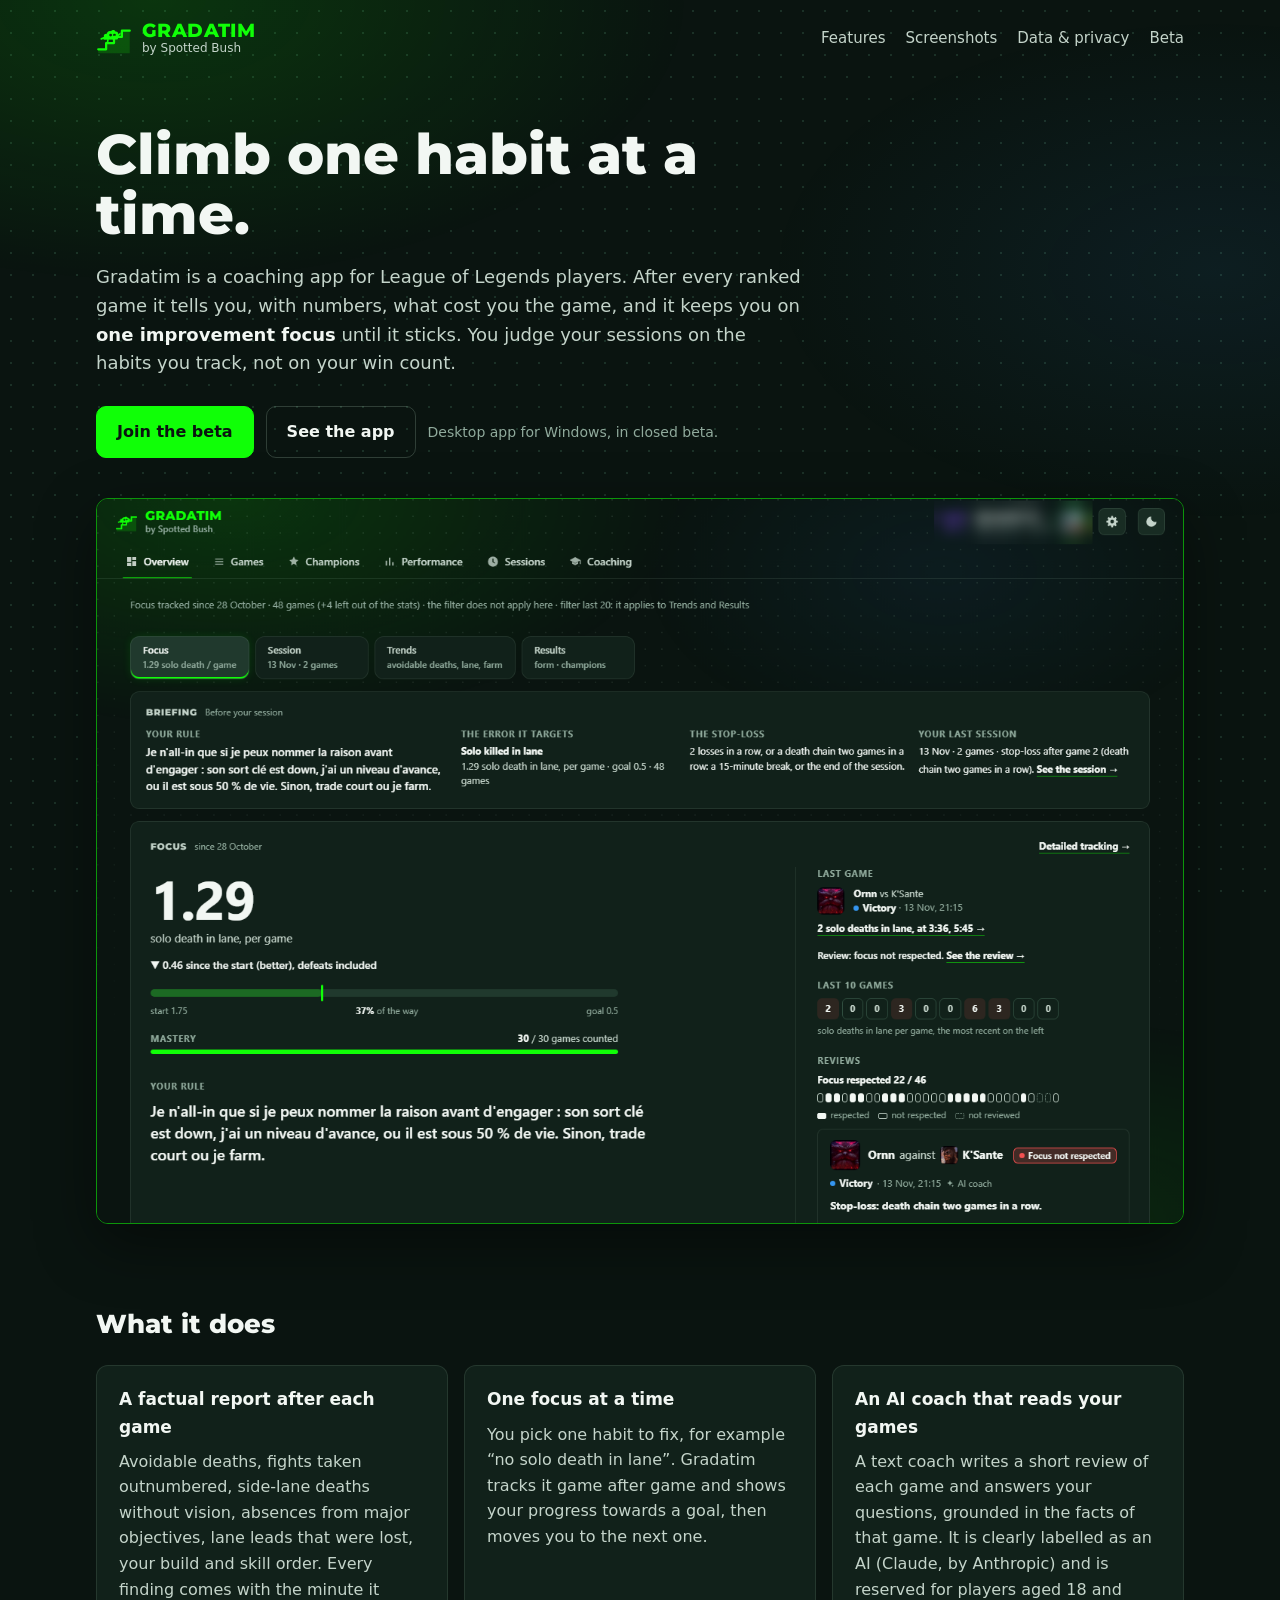
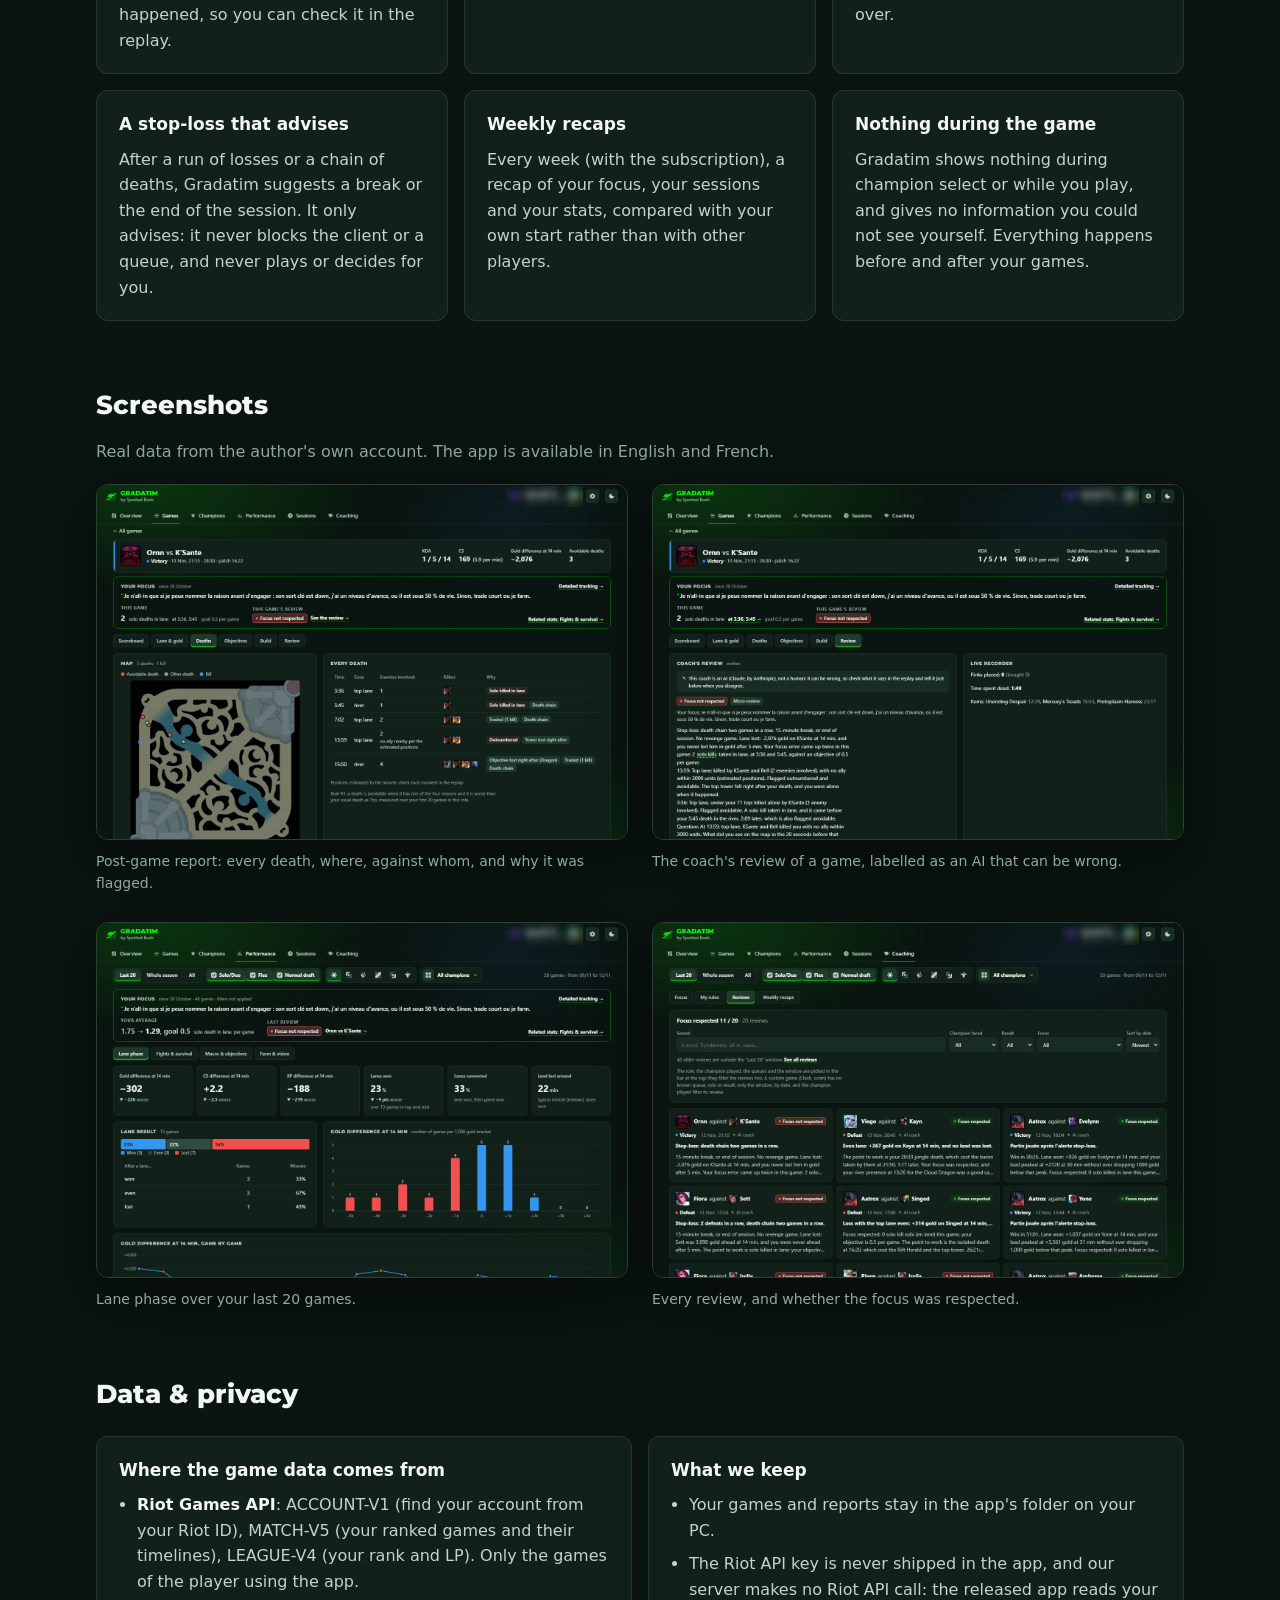
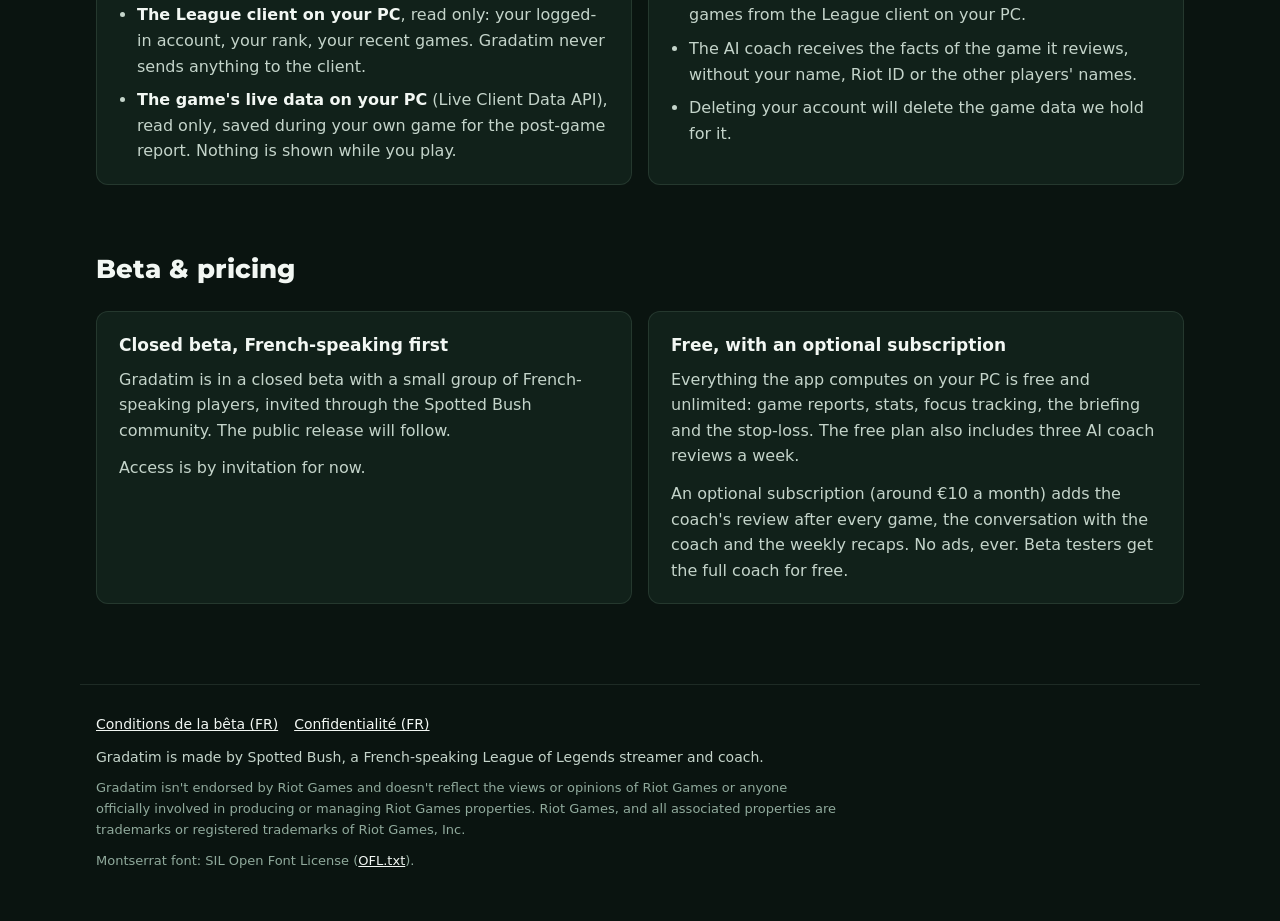
<file: index.html>
<!doctype html>
<html lang="en">
<head>
<meta charset="utf-8">
<meta name="viewport" content="width=device-width, initial-scale=1">
<title>Gradatim — climb one habit at a time</title>
<meta name="description" content="Gradatim is a desktop coaching app for League of Legends players: factual post-game reports, one improvement focus at a time, and an AI coach that answers from your own games.">
<link rel="icon" href="favicon.ico">
<link rel="stylesheet" href="style.css">
</head>
<body>

<header class="top">
  <a class="brand" href="#" aria-label="Gradatim, home">
    <svg class="mark" viewBox="0 0 32 32" aria-hidden="true">
      <defs>
        <mask id="eyes" maskUnits="userSpaceOnUse" x="0" y="0" width="32" height="32">
          <rect width="32" height="32" fill="#fff"/>
          <circle cx="13" cy="13.4" r="1.25" fill="#000"/><circle cx="16.4" cy="13.4" r="1.25" fill="#000"/>
        </mask>
      </defs>
      <path d="M2 29.5H30V9.5H23V15H16V20.5H9V26H2Z" fill="currentColor" opacity=".18"/>
      <path d="M2 26H9V20.5H16V15H23V9.5H30" fill="none" stroke="currentColor" stroke-width="2" stroke-linejoin="round" stroke-linecap="round"/>
      <path d="M7.4 17.6C6.2 17.4 5.9 15.6 7 14.8 6.6 13 8 11.8 9.6 12.2 9.8 10.4 11.6 9.3 13.3 9.9 14.3 8.6 16.5 8.6 17.3 10.2 19 10 20.3 11.6 19.7 13.2 20.9 13.9 20.8 15.7 19.6 16.3 19.6 17 19 17.4 18.3 17.4Z" fill="currentColor" mask="url(#eyes)"/>
      <path d="M10.6 17.6 10.1 20.5M15.6 17.5 17.7 15M19 14.2l2.3-1.8M7.1 15.8l-2.4 1" fill="none" stroke="currentColor" stroke-width="1.5" stroke-linecap="round"/>
    </svg>
    <span class="brand-text"><b>Gradatim</b><small>by Spotted Bush</small></span>
  </a>
  <nav class="links" aria-label="Sections">
    <a href="#features">Features</a>
    <a href="#screens">Screenshots</a>
    <a href="#data">Data &amp; privacy</a>
    <a href="#beta">Beta</a>
  </nav>
</header>

<main>
  <section class="hero">
    <h1>Climb one habit at a time.</h1>
    <p class="lead">Gradatim is a coaching app for League of Legends players. After every ranked game it tells you,
      with numbers, what cost you the game, and it keeps you on <strong>one improvement focus</strong> until it
      sticks. You judge your sessions on the habits you track, not on your win count.</p>
    <p class="actions">
      <a class="btn" href="#beta">Join the beta</a>
      <a class="btn ghost" href="#screens">See the app</a>
      <span class="meta">Desktop app for Windows, in closed beta.</span>
    </p>
    <figure class="shot hero-shot">
      <img src="img/overview.png" width="1440" height="960" alt="Gradatim's overview: the player's current focus, the briefing before a session, the stop-loss rule and the last games.">
    </figure>
  </section>

  <section id="features" class="block">
    <h2>What it does</h2>
    <div class="grid">
      <article class="card">
        <h3>A factual report after each game</h3>
        <p>Avoidable deaths, fights taken outnumbered, side-lane deaths without vision, absences from major
          objectives, lane leads that were lost, your build and skill order. Every finding comes with the minute it
          happened, so you can check it in the replay.</p>
      </article>
      <article class="card">
        <h3>One focus at a time</h3>
        <p>You pick one habit to fix, for example “no solo death in lane”. Gradatim tracks it game after game and
          shows your progress towards a goal, then moves you to the next one.</p>
      </article>
      <article class="card">
        <h3>An AI coach that reads your games</h3>
        <p>A text coach writes a short review of each game and answers your questions, grounded in the facts of that
          game. It is clearly labelled as an AI (Claude, by Anthropic) and is reserved for players aged 18 and over.</p>
      </article>
      <article class="card">
        <h3>A stop-loss that advises</h3>
        <p>After a run of losses or a chain of deaths, Gradatim suggests a break or the end of the session. It only
          advises: it never blocks the client or a queue, and never plays or decides for you.</p>
      </article>
      <article class="card">
        <h3>Weekly recaps</h3>
        <p>Every week (with the subscription), a recap of your focus, your sessions and your stats, compared with your own start rather than
          with other players.</p>
      </article>
      <article class="card">
        <h3>Nothing during the game</h3>
        <p>Gradatim shows nothing during champion select or while you play, and gives no information you could not
          see yourself. Everything happens before and after your games.</p>
      </article>
    </div>
  </section>

  <section id="screens" class="block">
    <h2>Screenshots</h2>
    <p class="note">Real data from the author's own account. The app is available in English and French.</p>
    <div class="shots">
      <figure class="shot">
        <img src="img/game-deaths.png" width="1440" height="960" loading="lazy" alt="Post-game report: every death of the game on the map and in a table, with the time, the zone, the enemies involved and why it was flagged.">
        <figcaption>Post-game report: every death, where, against whom, and why it was flagged.</figcaption>
      </figure>
      <figure class="shot">
        <img src="img/ai-review.png" width="1440" height="960" loading="lazy" alt="The AI coach's review of a game, with the notice that the coach is an AI and can be wrong.">
        <figcaption>The coach's review of a game, labelled as an AI that can be wrong.</figcaption>
      </figure>
      <figure class="shot">
        <img src="img/performance.png" width="1440" height="960" loading="lazy" alt="Performance tab: gold, CS and XP difference at 14 minutes, lanes won and converted, gold difference distribution.">
        <figcaption>Lane phase over your last 20 games.</figcaption>
      </figure>
      <figure class="shot">
        <img src="img/reviews.png" width="1440" height="960" loading="lazy" alt="Coaching tab: the list of game reviews, with whether the focus was respected in each game.">
        <figcaption>Every review, and whether the focus was respected.</figcaption>
      </figure>
    </div>
  </section>

  <section id="data" class="block">
    <h2>Data &amp; privacy</h2>
    <div class="grid two">
      <article class="card">
        <h3>Where the game data comes from</h3>
        <ul>
          <li><strong>Riot Games API</strong>: ACCOUNT-V1 (find your account from your Riot ID), MATCH-V5 (your
            ranked games and their timelines), LEAGUE-V4 (your rank and LP). Only the games of the player using the
            app.</li>
          <li><strong>The League client on your PC</strong>, read only: your logged-in account, your rank, your
            recent games. Gradatim never sends anything to the client.</li>
          <li><strong>The game's live data on your PC</strong> (Live Client Data API), read only, saved during your
            own game for the post-game report. Nothing is shown while you play.</li>
        </ul>
      </article>
      <article class="card">
        <h3>What we keep</h3>
        <ul>
          <li>Your games and reports stay in the app's folder on your PC.</li>
          <li>The Riot API key is never shipped in the app, and our server makes no Riot API call: the released
            app reads your games from the League client on your PC.</li>
          <li>The AI coach receives the facts of the game it reviews, without your name, Riot ID or the other
            players' names.</li>
          <li>Deleting your account will delete the game data we hold for it.</li>
        </ul>
      </article>
    </div>
  </section>

  <section id="beta" class="block">
    <h2>Beta &amp; pricing</h2>
    <div class="grid two">
      <article class="card">
        <h3>Closed beta, French-speaking first</h3>
        <p>Gradatim is in a closed beta with a small group of French-speaking players, invited through the Spotted
          Bush community. The public release will follow.</p>
        <p>Access is by invitation for now.</p>
      </article>
      <article class="card">
        <h3>Free, with an optional subscription</h3>
        <p>Everything the app computes on your PC is free and unlimited: game reports, stats, focus tracking,
          the briefing and the stop-loss. The free plan also includes three AI coach reviews a week.</p>
        <p>An optional subscription (around €10 a month) adds the coach's review after every game, the
          conversation with the coach and the weekly recaps. No ads, ever. Beta testers get the full coach for
          free.</p>
      </article>
    </div>
  </section>
</main>

<footer class="foot">
  <p class="pages"><a href="conditions.html">Conditions de la bêta (FR)</a><a href="confidentialite.html">Confidentialité (FR)</a></p>
  <p>Gradatim is made by Spotted Bush, a French-speaking League of Legends streamer and coach.</p>
  <p class="legal">Gradatim isn't endorsed by Riot Games and doesn't reflect the views or opinions of Riot Games or
    anyone officially involved in producing or managing Riot Games properties. Riot Games, and all associated
    properties are trademarks or registered trademarks of Riot Games, Inc.</p>
  <p class="legal">Montserrat font: SIL Open Font License (<a href="fonts/OFL.txt">OFL.txt</a>).</p>
</footer>

</body>
</html>
</file>
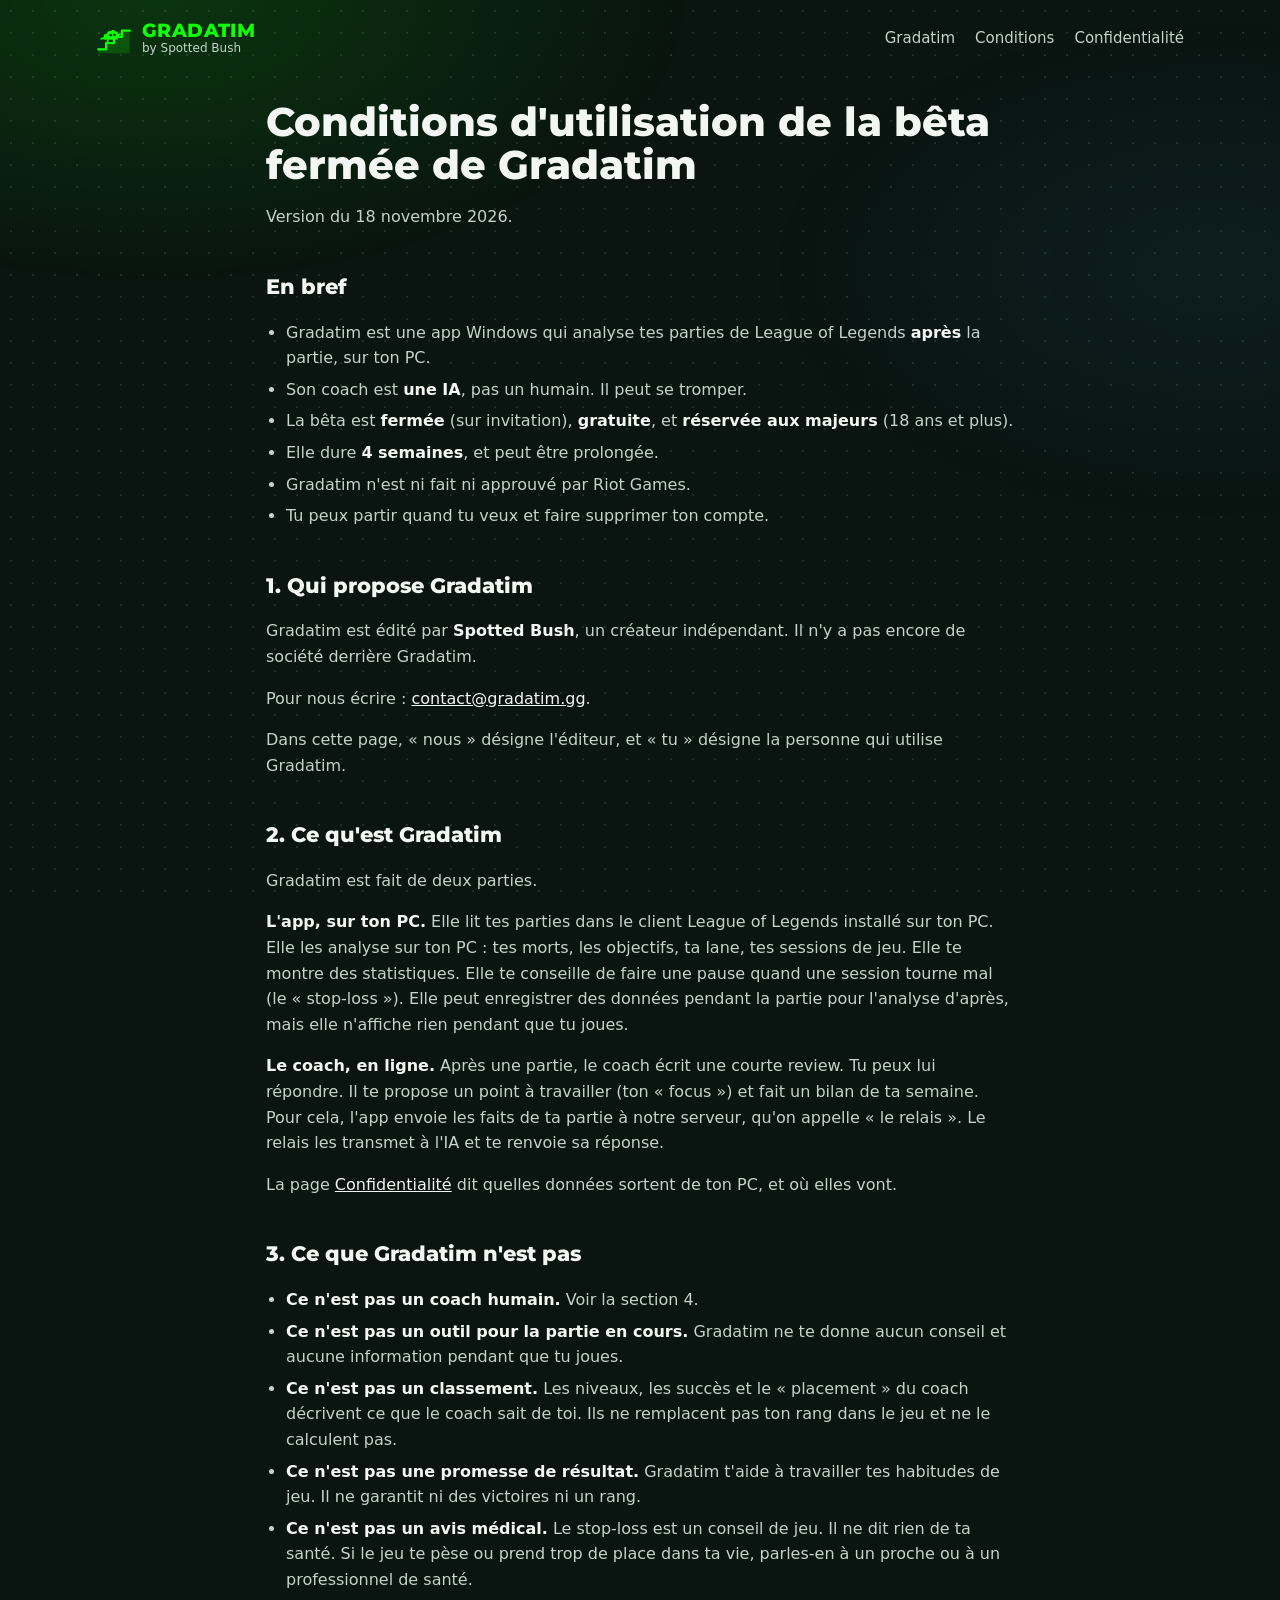
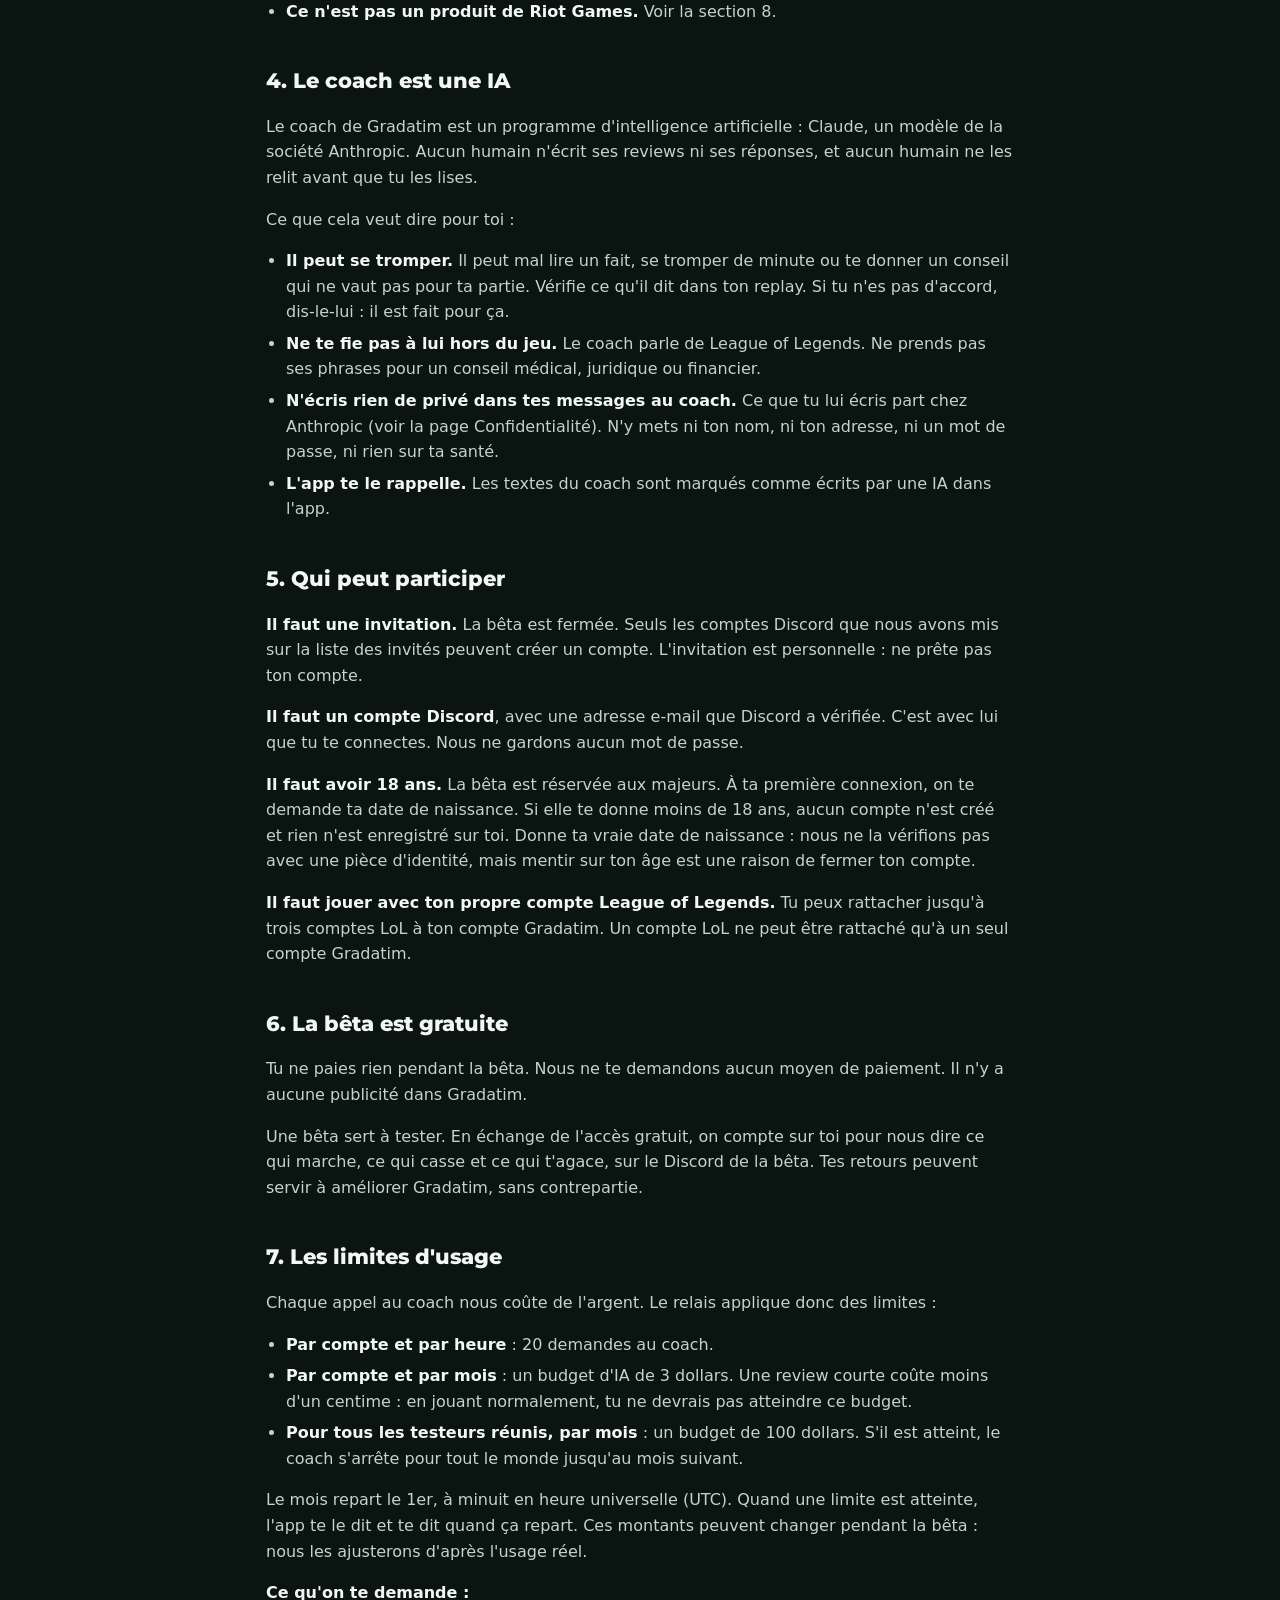
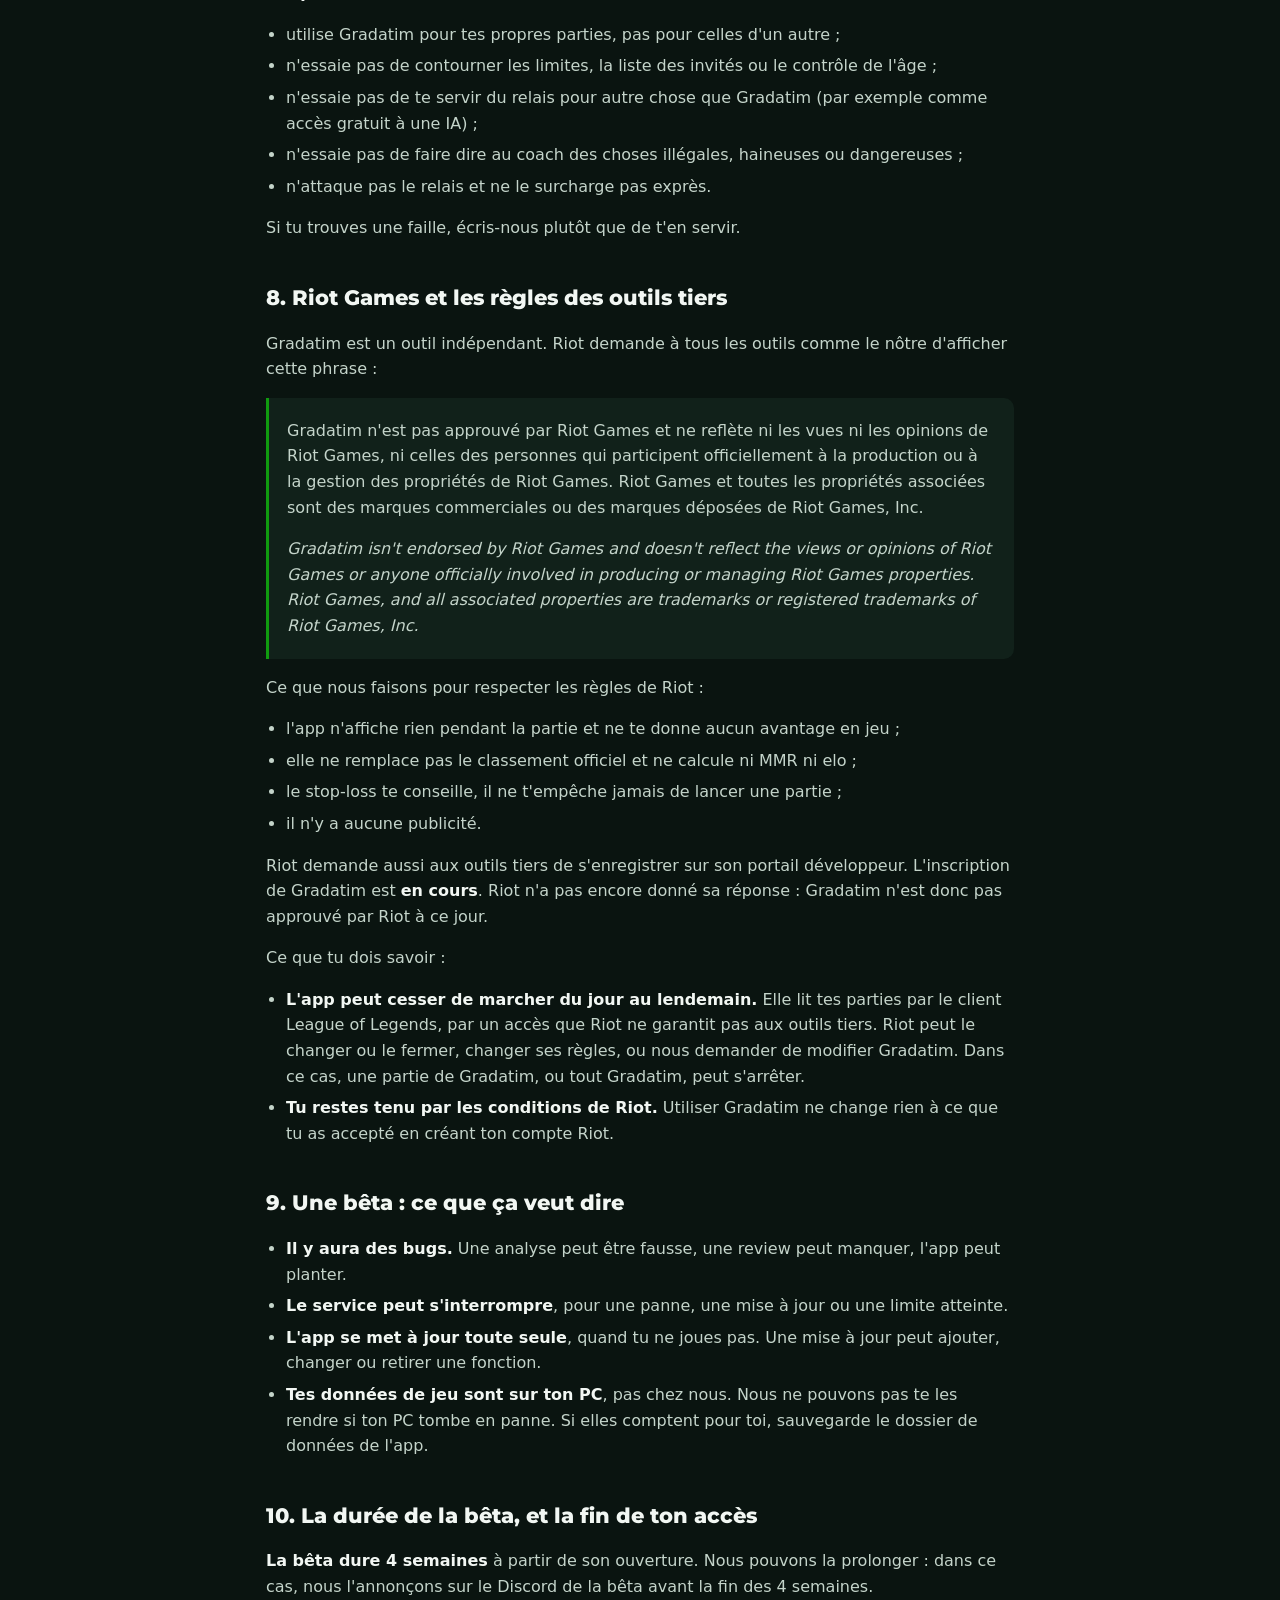
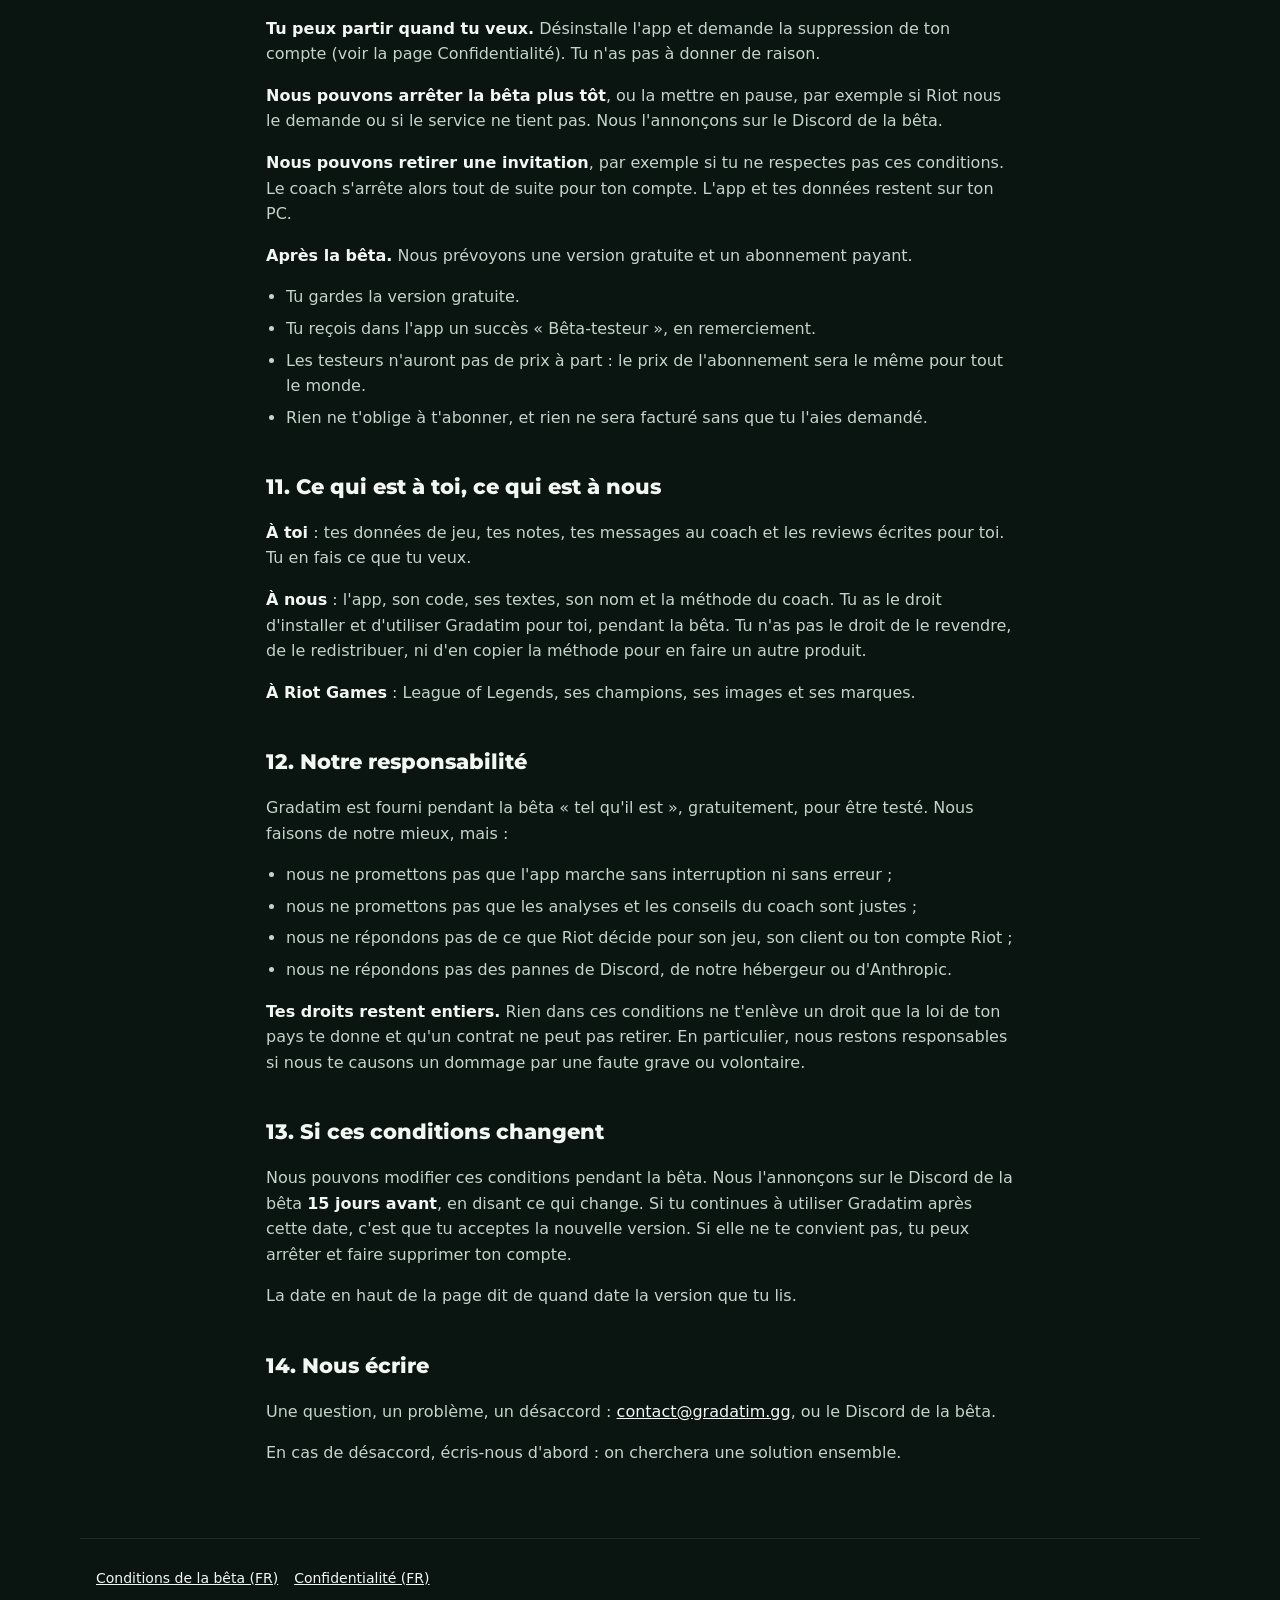
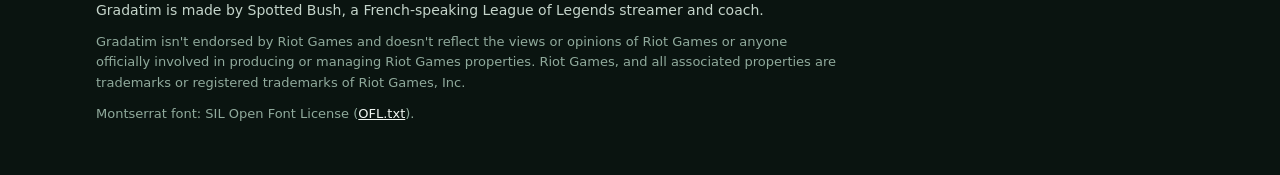
<file: conditions.html>
<!doctype html>
<html lang="fr">
<head>
<meta charset="utf-8">
<meta name="viewport" content="width=device-width, initial-scale=1">
<title>Conditions d&#x27;utilisation de la bêta fermée de Gradatim</title>
<meta name="description" content="Conditions d&#x27;utilisation de la bêta fermée de Gradatim.">
<link rel="icon" href="favicon.ico">
<link rel="stylesheet" href="style.css">
</head>
<body>

<header class="top">
  <a class="brand" href="index.html" aria-label="Gradatim, home">
    <svg class="mark" viewBox="0 0 32 32" aria-hidden="true">
      <defs>
        <mask id="eyes" maskUnits="userSpaceOnUse" x="0" y="0" width="32" height="32">
          <rect width="32" height="32" fill="#fff"/>
          <circle cx="13" cy="13.4" r="1.25" fill="#000"/><circle cx="16.4" cy="13.4" r="1.25" fill="#000"/>
        </mask>
      </defs>
      <path d="M2 29.5H30V9.5H23V15H16V20.5H9V26H2Z" fill="currentColor" opacity=".18"/>
      <path d="M2 26H9V20.5H16V15H23V9.5H30" fill="none" stroke="currentColor" stroke-width="2" stroke-linejoin="round" stroke-linecap="round"/>
      <path d="M7.4 17.6C6.2 17.4 5.9 15.6 7 14.8 6.6 13 8 11.8 9.6 12.2 9.8 10.4 11.6 9.3 13.3 9.9 14.3 8.6 16.5 8.6 17.3 10.2 19 10 20.3 11.6 19.7 13.2 20.9 13.9 20.8 15.7 19.6 16.3 19.6 17 19 17.4 18.3 17.4Z" fill="currentColor" mask="url(#eyes)"/>
      <path d="M10.6 17.6 10.1 20.5M15.6 17.5 17.7 15M19 14.2l2.3-1.8M7.1 15.8l-2.4 1" fill="none" stroke="currentColor" stroke-width="1.5" stroke-linecap="round"/>
    </svg>
    <span class="brand-text"><b>Gradatim</b><small>by Spotted Bush</small></span>
  </a>
  <nav class="links" aria-label="Pages">
    <a href="index.html">Gradatim</a>
    <a href="conditions.html">Conditions</a>
    <a href="confidentialite.html">Confidentialité</a>
  </nav>
</header>

<main class="doc">
<h1>Conditions d'utilisation de la bêta fermée de Gradatim</h1>
<p>Version du 18 novembre 2026.</p>
<h2>En bref</h2>
<ul><li>Gradatim est une app Windows qui analyse tes parties de League of Legends <strong>après</strong> la partie, sur ton PC.</li><li>Son coach est <strong>une IA</strong>, pas un humain. Il peut se tromper.</li><li>La bêta est <strong>fermée</strong> (sur invitation), <strong>gratuite</strong>, et <strong>réservée aux majeurs</strong> (18 ans et plus).</li><li>Elle dure <strong>4 semaines</strong>, et peut être prolongée.</li><li>Gradatim n'est ni fait ni approuvé par Riot Games.</li><li>Tu peux partir quand tu veux et faire supprimer ton compte.</li></ul>
<h2>1. Qui propose Gradatim</h2>
<p>Gradatim est édité par <strong>Spotted Bush</strong>, un créateur indépendant. Il n'y a pas encore de société derrière Gradatim.</p>
<p>Pour nous écrire : <a href="mailto:contact@gradatim.gg">contact@gradatim.gg</a>.</p>
<p>Dans cette page, « nous » désigne l'éditeur, et « tu » désigne la personne qui utilise Gradatim.</p>
<h2>2. Ce qu'est Gradatim</h2>
<p>Gradatim est fait de deux parties.</p>
<p><strong>L'app, sur ton PC.</strong> Elle lit tes parties dans le client League of Legends installé sur ton PC. Elle les analyse sur ton PC : tes morts, les objectifs, ta lane, tes sessions de jeu. Elle te montre des statistiques. Elle te conseille de faire une pause quand une session tourne mal (le « stop-loss »). Elle peut enregistrer des données pendant la partie pour l'analyse d'après, mais elle n'affiche rien pendant que tu joues.</p>
<p><strong>Le coach, en ligne.</strong> Après une partie, le coach écrit une courte review. Tu peux lui répondre. Il te propose un point à travailler (ton « focus ») et fait un bilan de ta semaine. Pour cela, l'app envoie les faits de ta partie à notre serveur, qu'on appelle « le relais ». Le relais les transmet à l'IA et te renvoie sa réponse.</p>
<p>La page <a href="confidentialite.html">Confidentialité</a> dit quelles données sortent de ton PC, et où elles vont.</p>
<h2>3. Ce que Gradatim n'est pas</h2>
<ul><li><strong>Ce n'est pas un coach humain.</strong> Voir la section 4.</li><li><strong>Ce n'est pas un outil pour la partie en cours.</strong> Gradatim ne te donne aucun conseil et aucune information pendant que tu joues.</li><li><strong>Ce n'est pas un classement.</strong> Les niveaux, les succès et le « placement » du coach décrivent ce que le coach sait de toi. Ils ne remplacent pas ton rang dans le jeu et ne le calculent pas.</li><li><strong>Ce n'est pas une promesse de résultat.</strong> Gradatim t'aide à travailler tes habitudes de jeu. Il ne garantit ni des victoires ni un rang.</li><li><strong>Ce n'est pas un avis médical.</strong> Le stop-loss est un conseil de jeu. Il ne dit rien de ta santé. Si le jeu te pèse ou prend trop de place dans ta vie, parles-en à un proche ou à un professionnel de santé.</li><li><strong>Ce n'est pas un produit de Riot Games.</strong> Voir la section 8.</li></ul>
<h2>4. Le coach est une IA</h2>
<p>Le coach de Gradatim est un programme d'intelligence artificielle : Claude, un modèle de la société Anthropic. Aucun humain n'écrit ses reviews ni ses réponses, et aucun humain ne les relit avant que tu les lises.</p>
<p>Ce que cela veut dire pour toi :</p>
<ul><li><strong>Il peut se tromper.</strong> Il peut mal lire un fait, se tromper de minute ou te donner un conseil qui ne vaut pas pour ta partie. Vérifie ce qu'il dit dans ton replay. Si tu n'es pas d'accord, dis-le-lui : il est fait pour ça.</li><li><strong>Ne te fie pas à lui hors du jeu.</strong> Le coach parle de League of Legends. Ne prends pas ses phrases pour un conseil médical, juridique ou financier.</li><li><strong>N'écris rien de privé dans tes messages au coach.</strong> Ce que tu lui écris part chez Anthropic (voir la page Confidentialité). N'y mets ni ton nom, ni ton adresse, ni un mot de passe, ni rien sur ta santé.</li><li><strong>L'app te le rappelle.</strong> Les textes du coach sont marqués comme écrits par une IA dans l'app.</li></ul>
<h2>5. Qui peut participer</h2>
<p><strong>Il faut une invitation.</strong> La bêta est fermée. Seuls les comptes Discord que nous avons mis sur la liste des invités peuvent créer un compte. L'invitation est personnelle : ne prête pas ton compte.</p>
<p><strong>Il faut un compte Discord</strong>, avec une adresse e-mail que Discord a vérifiée. C'est avec lui que tu te connectes. Nous ne gardons aucun mot de passe.</p>
<p><strong>Il faut avoir 18 ans.</strong> La bêta est réservée aux majeurs. À ta première connexion, on te demande ta date de naissance. Si elle te donne moins de 18 ans, aucun compte n'est créé et rien n'est enregistré sur toi. Donne ta vraie date de naissance : nous ne la vérifions pas avec une pièce d'identité, mais mentir sur ton âge est une raison de fermer ton compte.</p>
<p><strong>Il faut jouer avec ton propre compte League of Legends.</strong> Tu peux rattacher jusqu'à trois comptes LoL à ton compte Gradatim. Un compte LoL ne peut être rattaché qu'à un seul compte Gradatim.</p>
<h2>6. La bêta est gratuite</h2>
<p>Tu ne paies rien pendant la bêta. Nous ne te demandons aucun moyen de paiement. Il n'y a aucune publicité dans Gradatim.</p>
<p>Une bêta sert à tester. En échange de l'accès gratuit, on compte sur toi pour nous dire ce qui marche, ce qui casse et ce qui t'agace, sur le Discord de la bêta. Tes retours peuvent servir à améliorer Gradatim, sans contrepartie.</p>
<h2>7. Les limites d'usage</h2>
<p>Chaque appel au coach nous coûte de l'argent. Le relais applique donc des limites :</p>
<ul><li><strong>Par compte et par heure</strong> : 20 demandes au coach.</li><li><strong>Par compte et par mois</strong> : un budget d'IA de 3 dollars. Une review courte coûte moins d'un centime : en jouant normalement, tu ne devrais pas atteindre ce budget.</li><li><strong>Pour tous les testeurs réunis, par mois</strong> : un budget de 100 dollars. S'il est atteint, le coach s'arrête pour tout le monde jusqu'au mois suivant.</li></ul>
<p>Le mois repart le 1er, à minuit en heure universelle (UTC). Quand une limite est atteinte, l'app te le dit et te dit quand ça repart. Ces montants peuvent changer pendant la bêta : nous les ajusterons d'après l'usage réel.</p>
<p><strong>Ce qu'on te demande :</strong></p>
<ul><li>utilise Gradatim pour tes propres parties, pas pour celles d'un autre ;</li><li>n'essaie pas de contourner les limites, la liste des invités ou le contrôle de l'âge ;</li><li>n'essaie pas de te servir du relais pour autre chose que Gradatim (par exemple comme accès gratuit à une IA) ;</li><li>n'essaie pas de faire dire au coach des choses illégales, haineuses ou dangereuses ;</li><li>n'attaque pas le relais et ne le surcharge pas exprès.</li></ul>
<p>Si tu trouves une faille, écris-nous plutôt que de t'en servir.</p>
<h2>8. Riot Games et les règles des outils tiers</h2>
<p>Gradatim est un outil indépendant. Riot demande à tous les outils comme le nôtre d'afficher cette phrase :</p>
<blockquote><p>Gradatim n'est pas approuvé par Riot Games et ne reflète ni les vues ni les opinions de Riot Games, ni celles des personnes qui participent officiellement à la production ou à la gestion des propriétés de Riot Games. Riot Games et toutes les propriétés associées sont des marques commerciales ou des marques déposées de Riot Games, Inc.</p><p><em>Gradatim isn't endorsed by Riot Games and doesn't reflect the views or opinions of Riot Games or anyone officially involved in producing or managing Riot Games properties. Riot Games, and all associated properties are trademarks or registered trademarks of Riot Games, Inc.</em></p></blockquote>
<p>Ce que nous faisons pour respecter les règles de Riot :</p>
<ul><li>l'app n'affiche rien pendant la partie et ne te donne aucun avantage en jeu ;</li><li>elle ne remplace pas le classement officiel et ne calcule ni MMR ni elo ;</li><li>le stop-loss te conseille, il ne t'empêche jamais de lancer une partie ;</li><li>il n'y a aucune publicité.</li></ul>
<p>Riot demande aussi aux outils tiers de s'enregistrer sur son portail développeur. L'inscription de Gradatim est <strong>en cours</strong>. Riot n'a pas encore donné sa réponse : Gradatim n'est donc pas approuvé par Riot à ce jour.</p>
<p>Ce que tu dois savoir :</p>
<ul><li><strong>L'app peut cesser de marcher du jour au lendemain.</strong> Elle lit tes parties par le client League of Legends, par un accès que Riot ne garantit pas aux outils tiers. Riot peut le changer ou le fermer, changer ses règles, ou nous demander de modifier Gradatim. Dans ce cas, une partie de Gradatim, ou tout Gradatim, peut s'arrêter.</li><li><strong>Tu restes tenu par les conditions de Riot.</strong> Utiliser Gradatim ne change rien à ce que tu as accepté en créant ton compte Riot.</li></ul>
<h2>9. Une bêta : ce que ça veut dire</h2>
<ul><li><strong>Il y aura des bugs.</strong> Une analyse peut être fausse, une review peut manquer, l'app peut planter.</li><li><strong>Le service peut s'interrompre</strong>, pour une panne, une mise à jour ou une limite atteinte.</li><li><strong>L'app se met à jour toute seule</strong>, quand tu ne joues pas. Une mise à jour peut ajouter, changer ou retirer une fonction.</li><li><strong>Tes données de jeu sont sur ton PC</strong>, pas chez nous. Nous ne pouvons pas te les rendre si ton PC tombe en panne. Si elles comptent pour toi, sauvegarde le dossier de données de l'app.</li></ul>
<h2>10. La durée de la bêta, et la fin de ton accès</h2>
<p><strong>La bêta dure 4 semaines</strong> à partir de son ouverture. Nous pouvons la prolonger : dans ce cas, nous l'annonçons sur le Discord de la bêta avant la fin des 4 semaines.</p>
<p><strong>Tu peux partir quand tu veux.</strong> Désinstalle l'app et demande la suppression de ton compte (voir la page Confidentialité). Tu n'as pas à donner de raison.</p>
<p><strong>Nous pouvons arrêter la bêta plus tôt</strong>, ou la mettre en pause, par exemple si Riot nous le demande ou si le service ne tient pas. Nous l'annonçons sur le Discord de la bêta.</p>
<p><strong>Nous pouvons retirer une invitation</strong>, par exemple si tu ne respectes pas ces conditions. Le coach s'arrête alors tout de suite pour ton compte. L'app et tes données restent sur ton PC.</p>
<p><strong>Après la bêta.</strong> Nous prévoyons une version gratuite et un abonnement payant.</p>
<ul><li>Tu gardes la version gratuite.</li><li>Tu reçois dans l'app un succès « Bêta-testeur », en remerciement.</li><li>Les testeurs n'auront pas de prix à part : le prix de l'abonnement sera le même pour tout le monde.</li><li>Rien ne t'oblige à t'abonner, et rien ne sera facturé sans que tu l'aies demandé.</li></ul>
<h2>11. Ce qui est à toi, ce qui est à nous</h2>
<p><strong>À toi</strong> : tes données de jeu, tes notes, tes messages au coach et les reviews écrites pour toi. Tu en fais ce que tu veux.</p>
<p><strong>À nous</strong> : l'app, son code, ses textes, son nom et la méthode du coach. Tu as le droit d'installer et d'utiliser Gradatim pour toi, pendant la bêta. Tu n'as pas le droit de le revendre, de le redistribuer, ni d'en copier la méthode pour en faire un autre produit.</p>
<p><strong>À Riot Games</strong> : League of Legends, ses champions, ses images et ses marques.</p>
<h2>12. Notre responsabilité</h2>
<p>Gradatim est fourni pendant la bêta « tel qu'il est », gratuitement, pour être testé. Nous faisons de notre mieux, mais :</p>
<ul><li>nous ne promettons pas que l'app marche sans interruption ni sans erreur ;</li><li>nous ne promettons pas que les analyses et les conseils du coach sont justes ;</li><li>nous ne répondons pas de ce que Riot décide pour son jeu, son client ou ton compte Riot ;</li><li>nous ne répondons pas des pannes de Discord, de notre hébergeur ou d'Anthropic.</li></ul>
<p><strong>Tes droits restent entiers.</strong> Rien dans ces conditions ne t'enlève un droit que la loi de ton pays te donne et qu'un contrat ne peut pas retirer. En particulier, nous restons responsables si nous te causons un dommage par une faute grave ou volontaire.</p>
<h2>13. Si ces conditions changent</h2>
<p>Nous pouvons modifier ces conditions pendant la bêta. Nous l'annonçons sur le Discord de la bêta <strong>15 jours avant</strong>, en disant ce qui change. Si tu continues à utiliser Gradatim après cette date, c'est que tu acceptes la nouvelle version. Si elle ne te convient pas, tu peux arrêter et faire supprimer ton compte.</p>
<p>La date en haut de la page dit de quand date la version que tu lis.</p>
<h2>14. Nous écrire</h2>
<p>Une question, un problème, un désaccord : <a href="mailto:contact@gradatim.gg">contact@gradatim.gg</a>, ou le Discord de la bêta.</p>
<p>En cas de désaccord, écris-nous d'abord : on cherchera une solution ensemble.</p>
</main>

<footer class="foot">
  <p class="pages"><a href="conditions.html">Conditions de la bêta (FR)</a><a href="confidentialite.html">Confidentialité (FR)</a></p>
  <p>Gradatim is made by Spotted Bush, a French-speaking League of Legends streamer and coach.</p>
  <p class="legal">Gradatim isn't endorsed by Riot Games and doesn't reflect the views or opinions of Riot Games or
    anyone officially involved in producing or managing Riot Games properties. Riot Games, and all associated
    properties are trademarks or registered trademarks of Riot Games, Inc.</p>
  <p class="legal">Montserrat font: SIL Open Font License (<a href="fonts/OFL.txt">OFL.txt</a>).</p>
</footer>

</body>
</html>
</file>
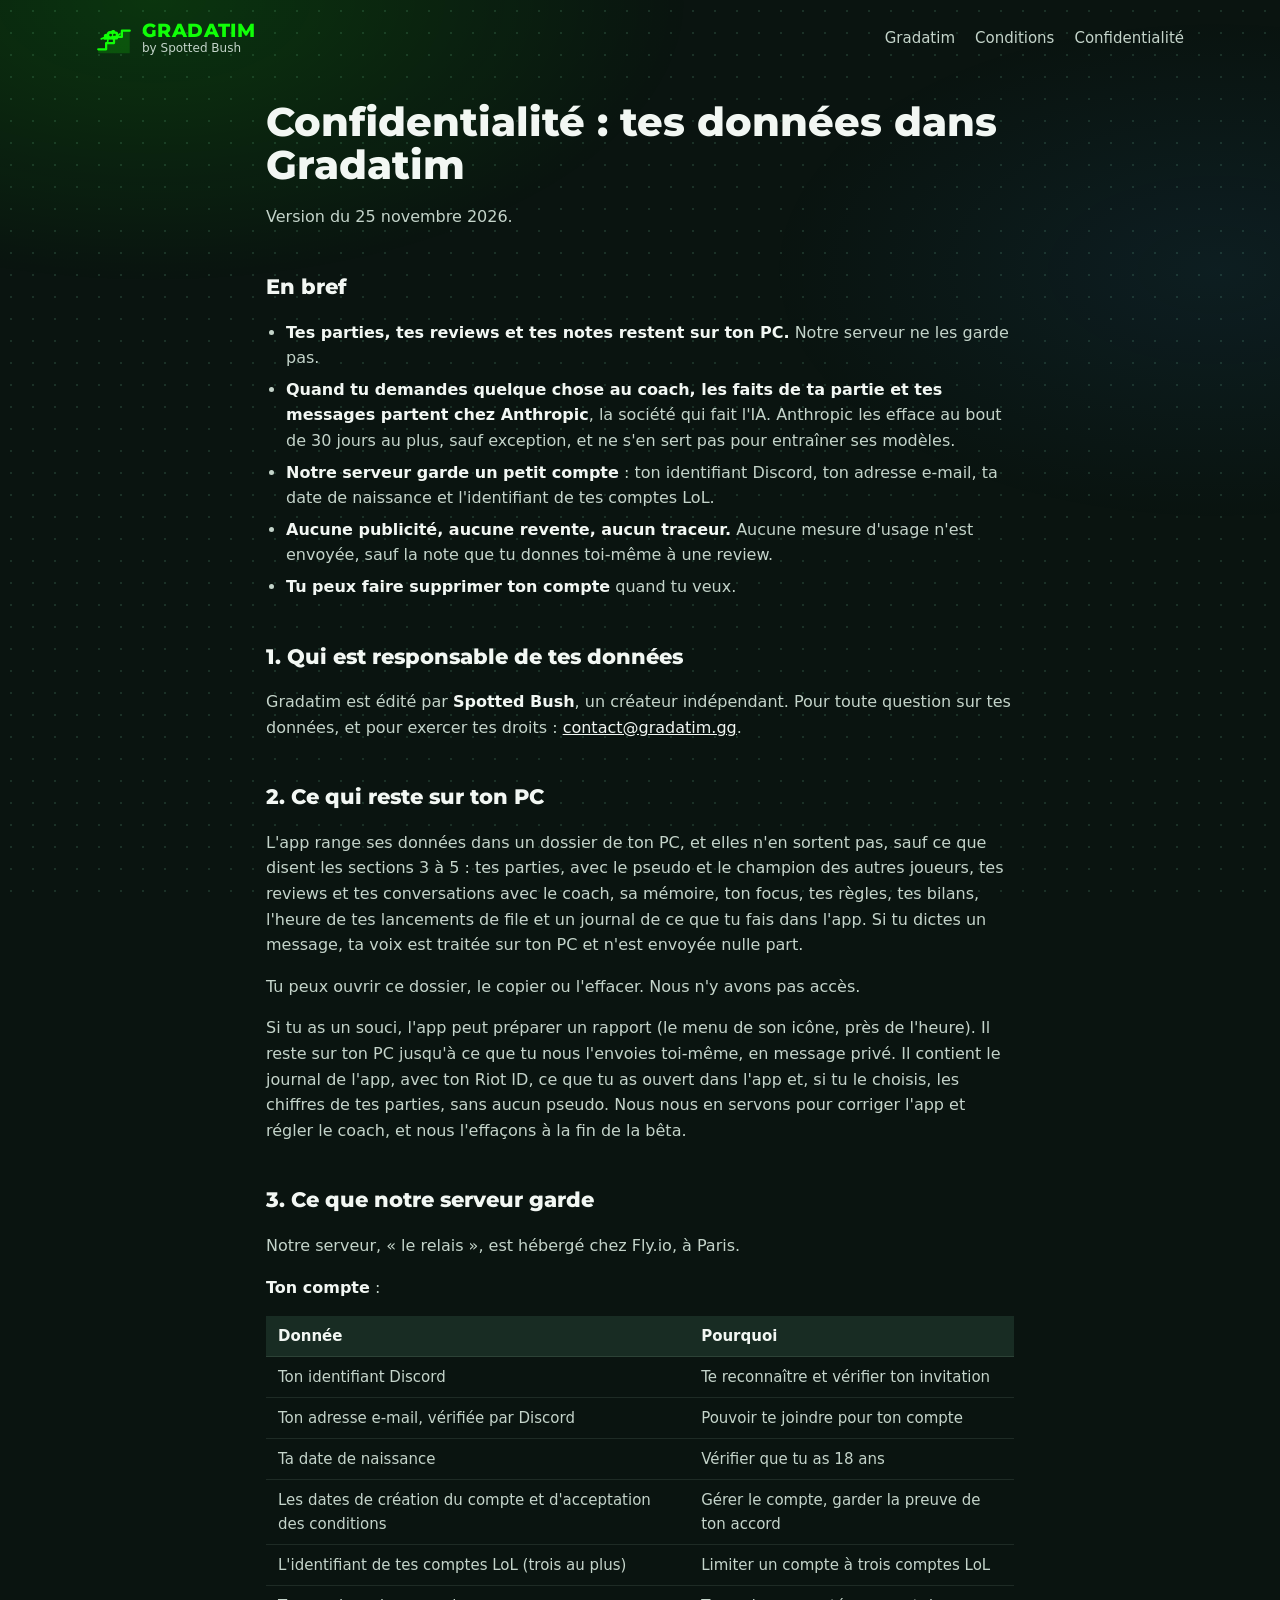
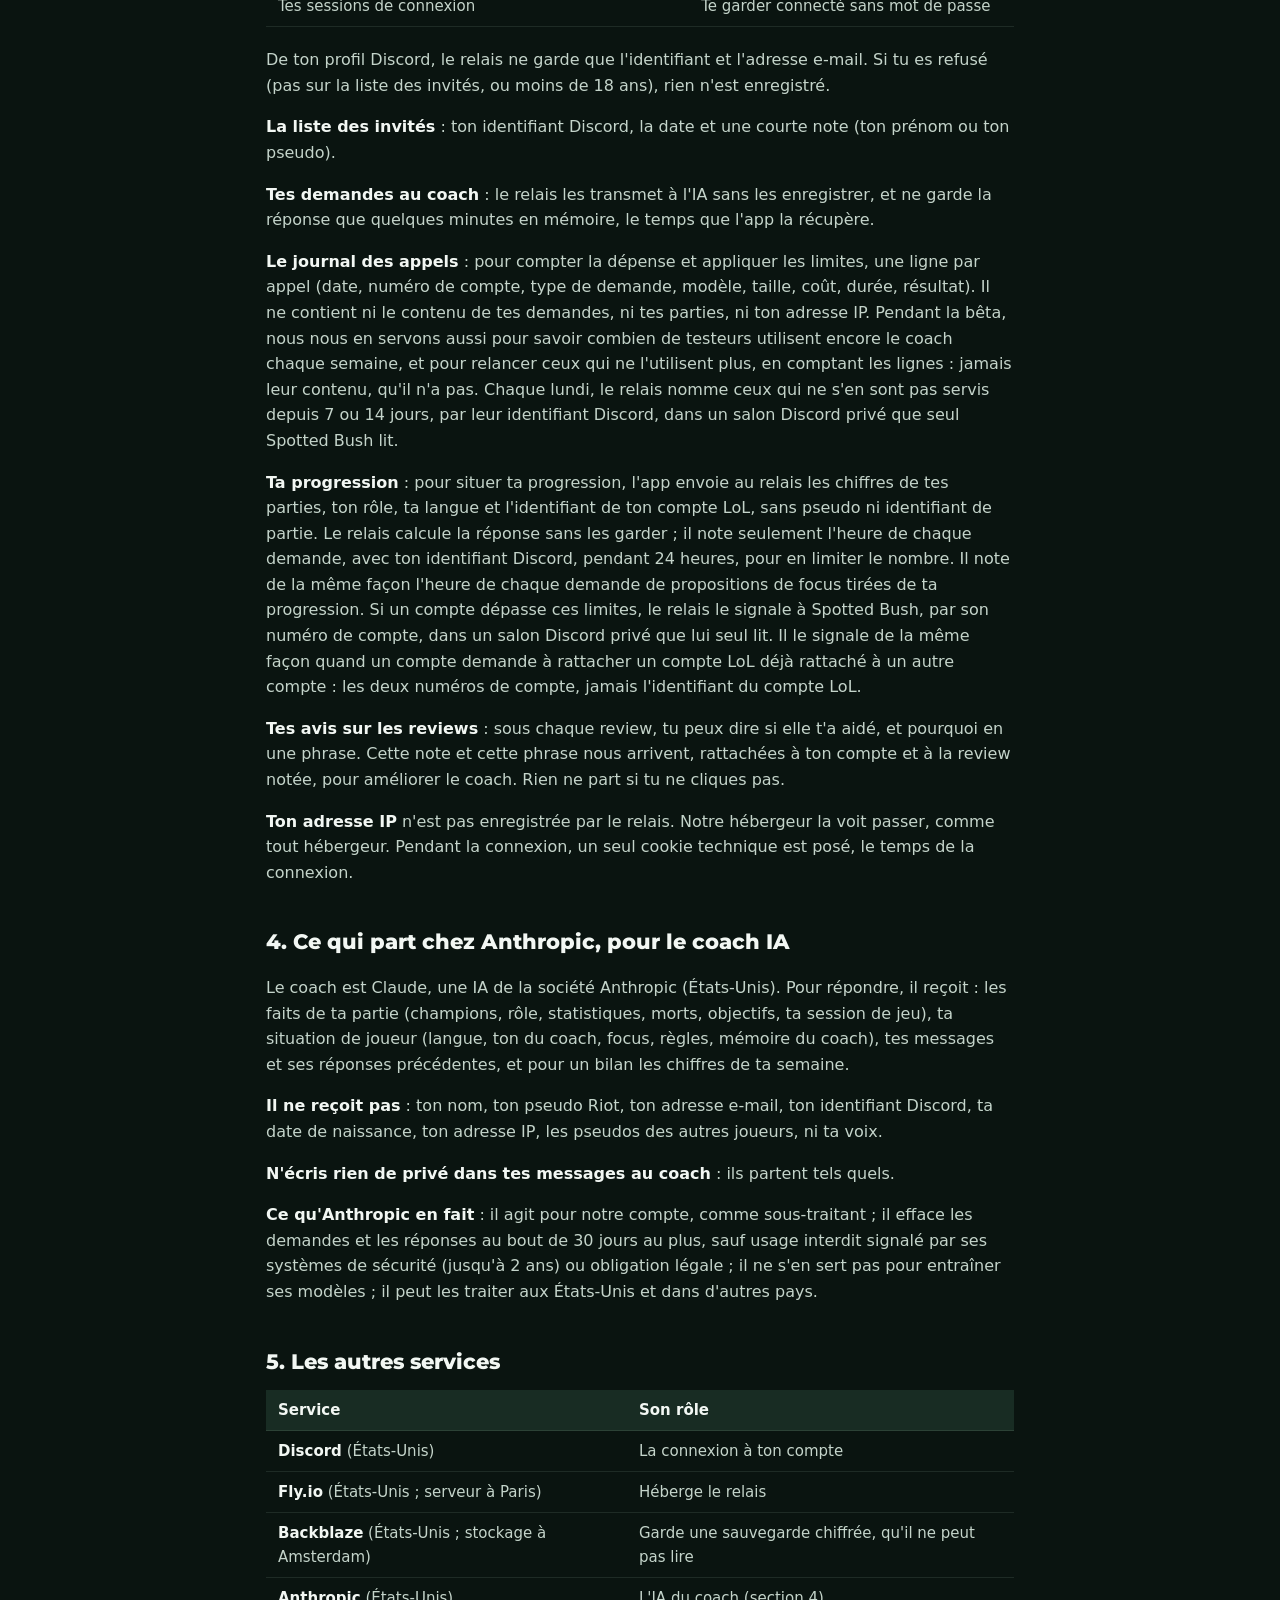
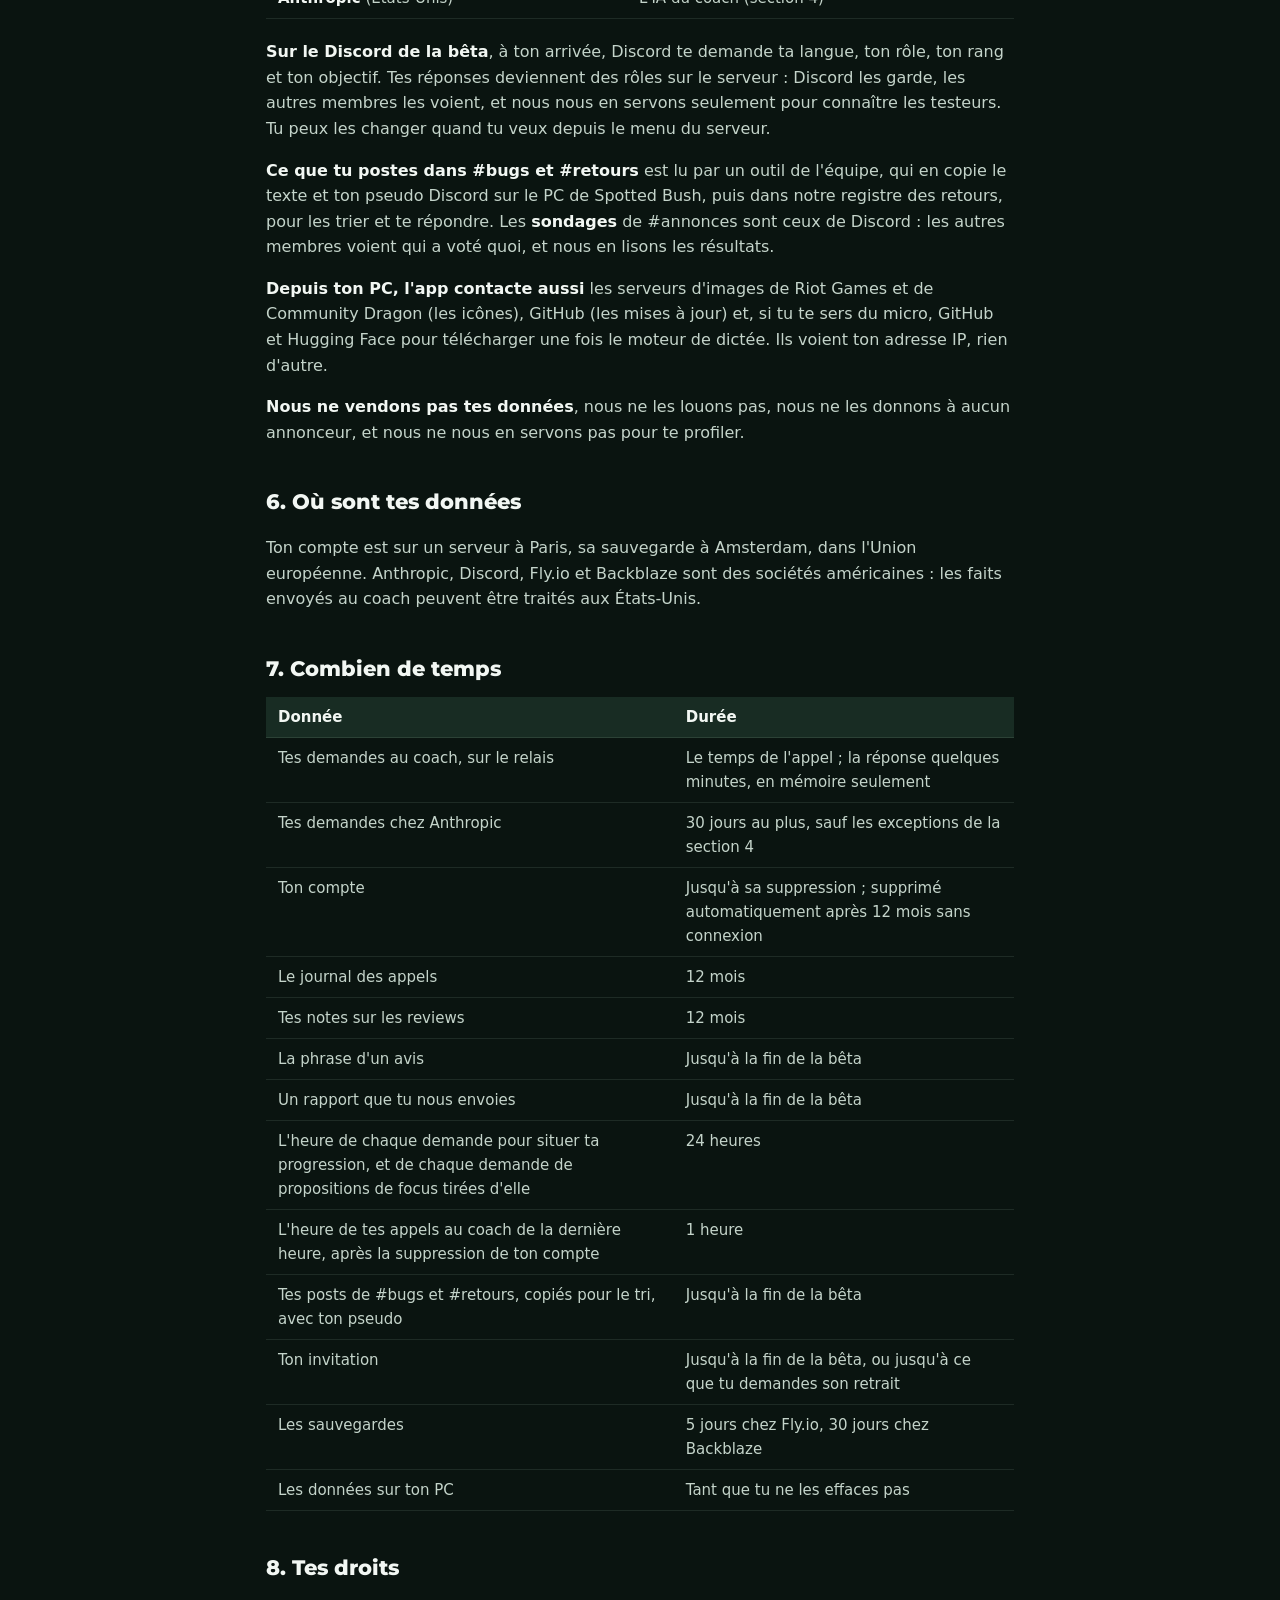
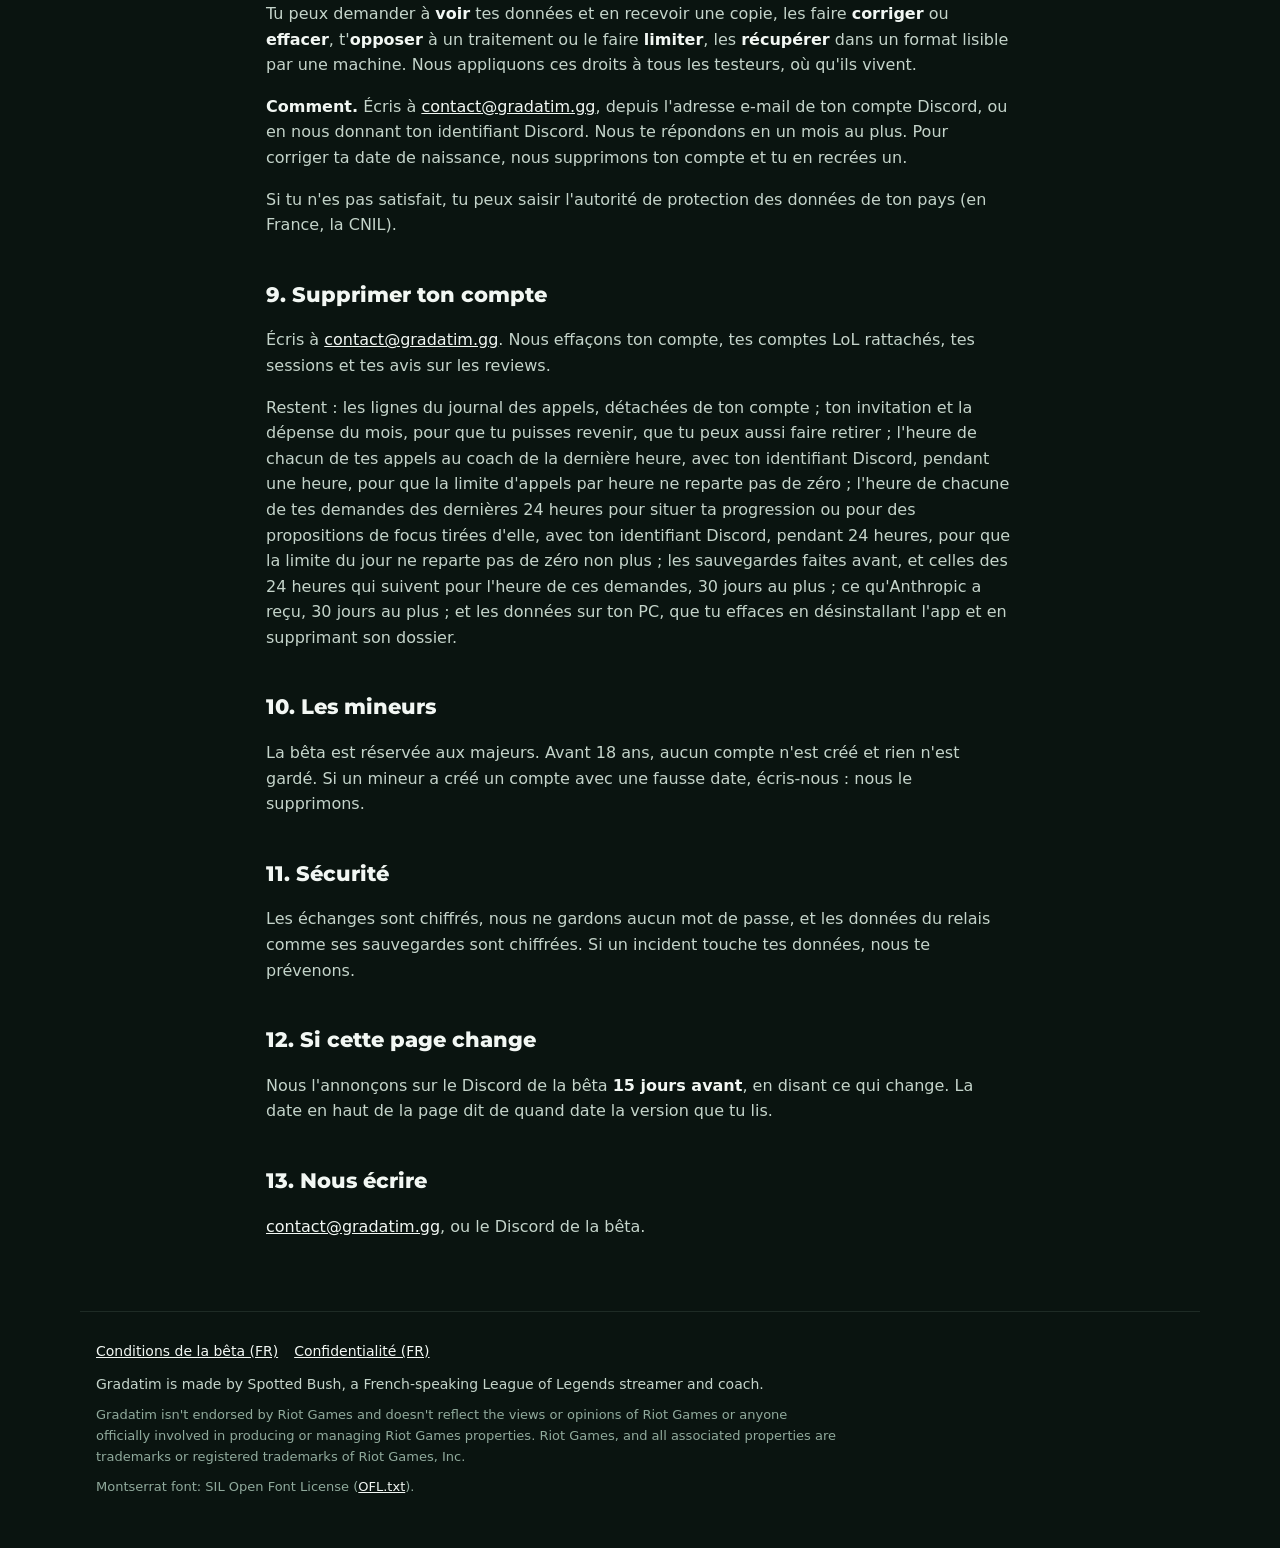
<file: confidentialite.html>
<!doctype html>
<html lang="fr">
<head>
<meta charset="utf-8">
<meta name="viewport" content="width=device-width, initial-scale=1">
<title>Confidentialité : tes données dans Gradatim</title>
<meta name="description" content="Quelles données Gradatim garde, où elles vont et tes droits.">
<link rel="icon" href="favicon.ico">
<link rel="stylesheet" href="style.css">
</head>
<body>

<header class="top">
  <a class="brand" href="index.html" aria-label="Gradatim, home">
    <svg class="mark" viewBox="0 0 32 32" aria-hidden="true">
      <defs>
        <mask id="eyes" maskUnits="userSpaceOnUse" x="0" y="0" width="32" height="32">
          <rect width="32" height="32" fill="#fff"/>
          <circle cx="13" cy="13.4" r="1.25" fill="#000"/><circle cx="16.4" cy="13.4" r="1.25" fill="#000"/>
        </mask>
      </defs>
      <path d="M2 29.5H30V9.5H23V15H16V20.5H9V26H2Z" fill="currentColor" opacity=".18"/>
      <path d="M2 26H9V20.5H16V15H23V9.5H30" fill="none" stroke="currentColor" stroke-width="2" stroke-linejoin="round" stroke-linecap="round"/>
      <path d="M7.4 17.6C6.2 17.4 5.9 15.6 7 14.8 6.6 13 8 11.8 9.6 12.2 9.8 10.4 11.6 9.3 13.3 9.9 14.3 8.6 16.5 8.6 17.3 10.2 19 10 20.3 11.6 19.7 13.2 20.9 13.9 20.8 15.7 19.6 16.3 19.6 17 19 17.4 18.3 17.4Z" fill="currentColor" mask="url(#eyes)"/>
      <path d="M10.6 17.6 10.1 20.5M15.6 17.5 17.7 15M19 14.2l2.3-1.8M7.1 15.8l-2.4 1" fill="none" stroke="currentColor" stroke-width="1.5" stroke-linecap="round"/>
    </svg>
    <span class="brand-text"><b>Gradatim</b><small>by Spotted Bush</small></span>
  </a>
  <nav class="links" aria-label="Pages">
    <a href="index.html">Gradatim</a>
    <a href="conditions.html">Conditions</a>
    <a href="confidentialite.html">Confidentialité</a>
  </nav>
</header>

<main class="doc">
<h1>Confidentialité : tes données dans Gradatim</h1>
<p>Version du 25 novembre 2026.</p>
<h2>En bref</h2>
<ul><li><strong>Tes parties, tes reviews et tes notes restent sur ton PC.</strong> Notre serveur ne les garde pas.</li><li><strong>Quand tu demandes quelque chose au coach, les faits de ta partie et tes messages partent chez Anthropic</strong>, la société qui fait l'IA. Anthropic les efface au bout de 30 jours au plus, sauf exception, et ne s'en sert pas pour entraîner ses modèles.</li><li><strong>Notre serveur garde un petit compte</strong> : ton identifiant Discord, ton adresse e-mail, ta date de naissance et l'identifiant de tes comptes LoL.</li><li><strong>Aucune publicité, aucune revente, aucun traceur.</strong> Aucune mesure d'usage n'est envoyée, sauf la note que tu donnes toi-même à une review.</li><li><strong>Tu peux faire supprimer ton compte</strong> quand tu veux.</li></ul>
<h2>1. Qui est responsable de tes données</h2>
<p>Gradatim est édité par <strong>Spotted Bush</strong>, un créateur indépendant. Pour toute question sur tes données, et pour exercer tes droits : <a href="mailto:contact@gradatim.gg">contact@gradatim.gg</a>.</p>
<h2>2. Ce qui reste sur ton PC</h2>
<p>L'app range ses données dans un dossier de ton PC, et elles n'en sortent pas, sauf ce que disent les sections 3 à 5 : tes parties, avec le pseudo et le champion des autres joueurs, tes reviews et tes conversations avec le coach, sa mémoire, ton focus, tes règles, tes bilans, l'heure de tes lancements de file et un journal de ce que tu fais dans l'app. Si tu dictes un message, ta voix est traitée sur ton PC et n'est envoyée nulle part.</p>
<p>Tu peux ouvrir ce dossier, le copier ou l'effacer. Nous n'y avons pas accès.</p>
<p>Si tu as un souci, l'app peut préparer un rapport (le menu de son icône, près de l'heure). Il reste sur ton PC jusqu'à ce que tu nous l'envoies toi-même, en message privé. Il contient le journal de l'app, avec ton Riot ID, ce que tu as ouvert dans l'app et, si tu le choisis, les chiffres de tes parties, sans aucun pseudo. Nous nous en servons pour corriger l'app et régler le coach, et nous l'effaçons à la fin de la bêta.</p>
<h2>3. Ce que notre serveur garde</h2>
<p>Notre serveur, « le relais », est hébergé chez Fly.io, à Paris.</p>
<p><strong>Ton compte</strong> :</p>
<table><thead><tr><th>Donnée</th><th>Pourquoi</th></tr></thead><tbody><tr><td>Ton identifiant Discord</td><td>Te reconnaître et vérifier ton invitation</td></tr><tr><td>Ton adresse e-mail, vérifiée par Discord</td><td>Pouvoir te joindre pour ton compte</td></tr><tr><td>Ta date de naissance</td><td>Vérifier que tu as 18 ans</td></tr><tr><td>Les dates de création du compte et d'acceptation des conditions</td><td>Gérer le compte, garder la preuve de ton accord</td></tr><tr><td>L'identifiant de tes comptes LoL (trois au plus)</td><td>Limiter un compte à trois comptes LoL</td></tr><tr><td>Tes sessions de connexion</td><td>Te garder connecté sans mot de passe</td></tr></tbody></table>
<p>De ton profil Discord, le relais ne garde que l'identifiant et l'adresse e-mail. Si tu es refusé (pas sur la liste des invités, ou moins de 18 ans), rien n'est enregistré.</p>
<p><strong>La liste des invités</strong> : ton identifiant Discord, la date et une courte note (ton prénom ou ton pseudo).</p>
<p><strong>Tes demandes au coach</strong> : le relais les transmet à l'IA sans les enregistrer, et ne garde la réponse que quelques minutes en mémoire, le temps que l'app la récupère.</p>
<p><strong>Le journal des appels</strong> : pour compter la dépense et appliquer les limites, une ligne par appel (date, numéro de compte, type de demande, modèle, taille, coût, durée, résultat). Il ne contient ni le contenu de tes demandes, ni tes parties, ni ton adresse IP. Pendant la bêta, nous nous en servons aussi pour savoir combien de testeurs utilisent encore le coach chaque semaine, et pour relancer ceux qui ne l'utilisent plus, en comptant les lignes : jamais leur contenu, qu'il n'a pas. Chaque lundi, le relais nomme ceux qui ne s'en sont pas servis depuis 7 ou 14 jours, par leur identifiant Discord, dans un salon Discord privé que seul Spotted Bush lit.</p>
<p><strong>Ta progression</strong> : pour situer ta progression, l'app envoie au relais les chiffres de tes parties, ton rôle, ta langue et l'identifiant de ton compte LoL, sans pseudo ni identifiant de partie. Le relais calcule la réponse sans les garder ; il note seulement l'heure de chaque demande, avec ton identifiant Discord, pendant 24 heures, pour en limiter le nombre. Il note de la même façon l'heure de chaque demande de propositions de focus tirées de ta progression. Si un compte dépasse ces limites, le relais le signale à Spotted Bush, par son numéro de compte, dans un salon Discord privé que lui seul lit. Il le signale de la même façon quand un compte demande à rattacher un compte LoL déjà rattaché à un autre compte : les deux numéros de compte, jamais l'identifiant du compte LoL.</p>
<p><strong>Tes avis sur les reviews</strong> : sous chaque review, tu peux dire si elle t'a aidé, et pourquoi en une phrase. Cette note et cette phrase nous arrivent, rattachées à ton compte et à la review notée, pour améliorer le coach. Rien ne part si tu ne cliques pas.</p>
<p><strong>Ton adresse IP</strong> n'est pas enregistrée par le relais. Notre hébergeur la voit passer, comme tout hébergeur. Pendant la connexion, un seul cookie technique est posé, le temps de la connexion.</p>
<h2>4. Ce qui part chez Anthropic, pour le coach IA</h2>
<p>Le coach est Claude, une IA de la société Anthropic (États-Unis). Pour répondre, il reçoit : les faits de ta partie (champions, rôle, statistiques, morts, objectifs, ta session de jeu), ta situation de joueur (langue, ton du coach, focus, règles, mémoire du coach), tes messages et ses réponses précédentes, et pour un bilan les chiffres de ta semaine.</p>
<p><strong>Il ne reçoit pas</strong> : ton nom, ton pseudo Riot, ton adresse e-mail, ton identifiant Discord, ta date de naissance, ton adresse IP, les pseudos des autres joueurs, ni ta voix.</p>
<p><strong>N'écris rien de privé dans tes messages au coach</strong> : ils partent tels quels.</p>
<p><strong>Ce qu'Anthropic en fait</strong> : il agit pour notre compte, comme sous-traitant ; il efface les demandes et les réponses au bout de 30 jours au plus, sauf usage interdit signalé par ses systèmes de sécurité (jusqu'à 2 ans) ou obligation légale ; il ne s'en sert pas pour entraîner ses modèles ; il peut les traiter aux États-Unis et dans d'autres pays.</p>
<h2>5. Les autres services</h2>
<table><thead><tr><th>Service</th><th>Son rôle</th></tr></thead><tbody><tr><td><strong>Discord</strong> (États-Unis)</td><td>La connexion à ton compte</td></tr><tr><td><strong>Fly.io</strong> (États-Unis ; serveur à Paris)</td><td>Héberge le relais</td></tr><tr><td><strong>Backblaze</strong> (États-Unis ; stockage à Amsterdam)</td><td>Garde une sauvegarde chiffrée, qu'il ne peut pas lire</td></tr><tr><td><strong>Anthropic</strong> (États-Unis)</td><td>L'IA du coach (section 4)</td></tr></tbody></table>
<p><strong>Sur le Discord de la bêta</strong>, à ton arrivée, Discord te demande ta langue, ton rôle, ton rang et ton objectif. Tes réponses deviennent des rôles sur le serveur : Discord les garde, les autres membres les voient, et nous nous en servons seulement pour connaître les testeurs. Tu peux les changer quand tu veux depuis le menu du serveur.</p>
<p><strong>Ce que tu postes dans #bugs et #retours</strong> est lu par un outil de l'équipe, qui en copie le texte et ton pseudo Discord sur le PC de Spotted Bush, puis dans notre registre des retours, pour les trier et te répondre. Les <strong>sondages</strong> de #annonces sont ceux de Discord : les autres membres voient qui a voté quoi, et nous en lisons les résultats.</p>
<p><strong>Depuis ton PC, l'app contacte aussi</strong> les serveurs d'images de Riot Games et de Community Dragon (les icônes), GitHub (les mises à jour) et, si tu te sers du micro, GitHub et Hugging Face pour télécharger une fois le moteur de dictée. Ils voient ton adresse IP, rien d'autre.</p>
<p><strong>Nous ne vendons pas tes données</strong>, nous ne les louons pas, nous ne les donnons à aucun annonceur, et nous ne nous en servons pas pour te profiler.</p>
<h2>6. Où sont tes données</h2>
<p>Ton compte est sur un serveur à Paris, sa sauvegarde à Amsterdam, dans l'Union européenne. Anthropic, Discord, Fly.io et Backblaze sont des sociétés américaines : les faits envoyés au coach peuvent être traités aux États-Unis.</p>
<h2>7. Combien de temps</h2>
<table><thead><tr><th>Donnée</th><th>Durée</th></tr></thead><tbody><tr><td>Tes demandes au coach, sur le relais</td><td>Le temps de l'appel ; la réponse quelques minutes, en mémoire seulement</td></tr><tr><td>Tes demandes chez Anthropic</td><td>30 jours au plus, sauf les exceptions de la section 4</td></tr><tr><td>Ton compte</td><td>Jusqu'à sa suppression ; supprimé automatiquement après 12 mois sans connexion</td></tr><tr><td>Le journal des appels</td><td>12 mois</td></tr><tr><td>Tes notes sur les reviews</td><td>12 mois</td></tr><tr><td>La phrase d'un avis</td><td>Jusqu'à la fin de la bêta</td></tr><tr><td>Un rapport que tu nous envoies</td><td>Jusqu'à la fin de la bêta</td></tr><tr><td>L'heure de chaque demande pour situer ta progression, et de chaque demande de propositions de focus tirées d'elle</td><td>24 heures</td></tr><tr><td>L'heure de tes appels au coach de la dernière heure, après la suppression de ton compte</td><td>1 heure</td></tr><tr><td>Tes posts de #bugs et #retours, copiés pour le tri, avec ton pseudo</td><td>Jusqu'à la fin de la bêta</td></tr><tr><td>Ton invitation</td><td>Jusqu'à la fin de la bêta, ou jusqu'à ce que tu demandes son retrait</td></tr><tr><td>Les sauvegardes</td><td>5 jours chez Fly.io, 30 jours chez Backblaze</td></tr><tr><td>Les données sur ton PC</td><td>Tant que tu ne les effaces pas</td></tr></tbody></table>
<h2>8. Tes droits</h2>
<p>Tu peux demander à <strong>voir</strong> tes données et en recevoir une copie, les faire <strong>corriger</strong> ou <strong>effacer</strong>, t'<strong>opposer</strong> à un traitement ou le faire <strong>limiter</strong>, les <strong>récupérer</strong> dans un format lisible par une machine. Nous appliquons ces droits à tous les testeurs, où qu'ils vivent.</p>
<p><strong>Comment.</strong> Écris à <a href="mailto:contact@gradatim.gg">contact@gradatim.gg</a>, depuis l'adresse e-mail de ton compte Discord, ou en nous donnant ton identifiant Discord. Nous te répondons en un mois au plus. Pour corriger ta date de naissance, nous supprimons ton compte et tu en recrées un.</p>
<p>Si tu n'es pas satisfait, tu peux saisir l'autorité de protection des données de ton pays (en France, la CNIL).</p>
<h2>9. Supprimer ton compte</h2>
<p>Écris à <a href="mailto:contact@gradatim.gg">contact@gradatim.gg</a>. Nous effaçons ton compte, tes comptes LoL rattachés, tes sessions et tes avis sur les reviews.</p>
<p>Restent : les lignes du journal des appels, détachées de ton compte ; ton invitation et la dépense du mois, pour que tu puisses revenir, que tu peux aussi faire retirer ; l'heure de chacun de tes appels au coach de la dernière heure, avec ton identifiant Discord, pendant une heure, pour que la limite d'appels par heure ne reparte pas de zéro ; l'heure de chacune de tes demandes des dernières 24 heures pour situer ta progression ou pour des propositions de focus tirées d'elle, avec ton identifiant Discord, pendant 24 heures, pour que la limite du jour ne reparte pas de zéro non plus ; les sauvegardes faites avant, et celles des 24 heures qui suivent pour l'heure de ces demandes, 30 jours au plus ; ce qu'Anthropic a reçu, 30 jours au plus ; et les données sur ton PC, que tu effaces en désinstallant l'app et en supprimant son dossier.</p>
<h2>10. Les mineurs</h2>
<p>La bêta est réservée aux majeurs. Avant 18 ans, aucun compte n'est créé et rien n'est gardé. Si un mineur a créé un compte avec une fausse date, écris-nous : nous le supprimons.</p>
<h2>11. Sécurité</h2>
<p>Les échanges sont chiffrés, nous ne gardons aucun mot de passe, et les données du relais comme ses sauvegardes sont chiffrées. Si un incident touche tes données, nous te prévenons.</p>
<h2>12. Si cette page change</h2>
<p>Nous l'annonçons sur le Discord de la bêta <strong>15 jours avant</strong>, en disant ce qui change. La date en haut de la page dit de quand date la version que tu lis.</p>
<h2>13. Nous écrire</h2>
<p><a href="mailto:contact@gradatim.gg">contact@gradatim.gg</a>, ou le Discord de la bêta.</p>
</main>

<footer class="foot">
  <p class="pages"><a href="conditions.html">Conditions de la bêta (FR)</a><a href="confidentialite.html">Confidentialité (FR)</a></p>
  <p>Gradatim is made by Spotted Bush, a French-speaking League of Legends streamer and coach.</p>
  <p class="legal">Gradatim isn't endorsed by Riot Games and doesn't reflect the views or opinions of Riot Games or
    anyone officially involved in producing or managing Riot Games properties. Riot Games, and all associated
    properties are trademarks or registered trademarks of Riot Games, Inc.</p>
  <p class="legal">Montserrat font: SIL Open Font License (<a href="fonts/OFL.txt">OFL.txt</a>).</p>
</footer>

</body>
</html>
</file>
<file: style.css>
/* Gradatim's public page: same palette as the app (app/style.css, app/design.md), dark only like the app's default. */
@font-face {
  font-family: "Montserrat"; font-style: normal; font-weight: 700 800; font-display: swap;
  src: url("fonts/montserrat-latin.woff2") format("woff2");
  unicode-range: U+0000-00FF, U+0131, U+0152-0153, U+02BB-02BC, U+02C6, U+02DA, U+02DC, U+0304, U+0308, U+0329, U+2000-206F, U+20AC, U+2122, U+2191, U+2193, U+2212, U+2215, U+FEFF, U+FFFD;
}
@font-face {
  font-family: "Montserrat"; font-style: normal; font-weight: 700 800; font-display: swap;
  src: url("fonts/montserrat-latin-ext.woff2") format("woff2");
  unicode-range: U+0100-02BA, U+02BD-02C5, U+02C7-02CC, U+02CE-02D7, U+02DD-02FF, U+0304, U+0308, U+0329, U+1D00-1DBF, U+1E00-1E9F, U+1EF2-1EFF, U+2020, U+20A0-20AB, U+20AD-20C4, U+2113, U+2C60-2C7F, U+A720-A7FF;
}
:root {
  color-scheme: dark;
  --page: #0a1410;
  --surface: #11211a;
  --surface-2: #182c23;
  --border: rgba(214, 255, 226, 0.10);
  --border-strong: rgba(214, 255, 226, 0.18);
  --text: #f2f7f3;
  --text-2: #c4d4ca;
  --muted: #90aa9c;
  --accent: #10ff07;
  --accent-soft: rgba(16, 255, 7, 0.08);
  --accent-line: rgba(16, 255, 7, 0.55);
  --brand-font: "Montserrat", system-ui, sans-serif;
  --font: "Segoe UI", system-ui, -apple-system, Roboto, sans-serif;
}
* { box-sizing: border-box; }
html { scroll-behavior: smooth; }
body {
  margin: 0;
  background: var(--page);
  color: var(--text);
  font: 16px/1.6 var(--font);
  min-height: 100vh;
}
/* the app's fixed lights and dot grid */
body::before {
  content: ""; position: fixed; inset: 0; z-index: -1; pointer-events: none;
  background:
    radial-gradient(60% 45% at 12% 0%, rgba(16, 255, 7, 0.14), transparent 70%),
    radial-gradient(50% 40% at 95% 30%, rgba(53, 150, 240, 0.08), transparent 70%),
    radial-gradient(#1b3127 1px, transparent 1px) 0 0 / 22px 22px;
}
a { color: var(--text); }
a:hover { color: var(--accent); }

.top {
  display: flex; align-items: center; justify-content: space-between; gap: 16px; flex-wrap: wrap;
  max-width: 1120px; margin: 0 auto; padding: 20px 16px;
}
.brand { display: flex; align-items: center; gap: 10px; text-decoration: none; color: var(--accent); }
.mark { width: 36px; height: 36px; }
.brand-text { display: flex; flex-direction: column; line-height: 1.15; }
.brand-text b { font-family: var(--brand-font); font-weight: 800; font-size: 19px; letter-spacing: .4px; text-transform: uppercase; }
.brand-text small { color: var(--text-2); font-size: 12px; }
.links { display: flex; gap: 20px; flex-wrap: wrap; }
.links a { text-decoration: none; color: var(--text-2); font-size: 15px; }
.links a:hover { color: var(--accent); }

main { max-width: 1120px; margin: 0 auto; padding: 0 16px; }
.hero { padding: 48px 0 24px; }
.meta { color: var(--muted); font-size: 14px; align-self: center; }
h1 { font-family: var(--brand-font); font-weight: 800; font-size: clamp(34px, 6vw, 56px); line-height: 1.08; margin: 0 0 18px; max-width: 16ch; }
.lead { color: var(--text-2); font-size: 18px; max-width: 62ch; margin: 0 0 28px; }
.lead strong { color: var(--text); }
.actions { display: flex; gap: 12px; flex-wrap: wrap; margin: 0 0 40px; }
.btn {
  display: inline-block; padding: 12px 20px; border-radius: 10px; text-decoration: none; font-weight: 700;
  background: var(--accent); color: var(--page); border: 1px solid var(--accent);
}
.btn:hover { color: var(--page); filter: brightness(1.1); }
.btn.ghost { background: transparent; color: var(--text); border-color: var(--border-strong); }
.btn.ghost:hover { color: var(--accent); border-color: var(--accent-line); filter: none; }

.shot { margin: 0; }
.shot img {
  display: block; width: 100%; height: auto; border-radius: 12px;
  border: 1px solid var(--border-strong); box-shadow: 0 20px 60px rgba(0, 0, 0, .45);
}
.hero-shot img { border-color: var(--accent-line); }
.shot figcaption { color: var(--muted); font-size: 14px; margin-top: 10px; }

.block { padding: 56px 0 8px; }
h2 { font-family: var(--brand-font); font-weight: 800; font-size: 26px; margin: 0 0 20px; }
h3 { font-size: 17px; margin: 0 0 8px; }
.note { color: var(--muted); margin: -8px 0 20px; }
.grid { display: grid; grid-template-columns: repeat(auto-fit, minmax(300px, 1fr)); gap: 16px; }
.grid.two { grid-template-columns: repeat(auto-fit, minmax(340px, 1fr)); }
.card { background: var(--surface); border: 1px solid var(--border); border-radius: 12px; padding: 20px 22px; }
.card p, .card li { color: var(--text-2); margin: 0; }
.card ul { margin: 0; padding-left: 18px; display: grid; gap: 8px; }
.card strong { color: var(--text); }
.card p + p { margin-top: 12px; }
.shots { display: grid; grid-template-columns: repeat(auto-fit, minmax(420px, 1fr)); gap: 28px 24px; }

.foot { max-width: 1120px; margin: 72px auto 0; padding: 28px 16px 40px; border-top: 1px solid var(--border); color: var(--text-2); font-size: 14px; }
.foot p { margin: 0 0 10px; }
.foot .legal { color: var(--muted); font-size: 13px; max-width: 90ch; }

@media (max-width: 520px) {
  .grid, .grid.two, .shots { grid-template-columns: 1fr; }
  .links { gap: 14px; }
  .lead { font-size: 17px; }
}

/* the two legal pages (conditions.html, confidentialite.html) */
.doc { max-width: 780px; padding-top: 24px; }
.doc h1 { max-width: none; font-size: clamp(28px, 5vw, 40px); }
.doc h2 { font-size: 21px; margin: 40px 0 12px; }
.doc p, .doc li { color: var(--text-2); }
.doc strong { color: var(--text); }
.doc ul { padding-left: 20px; }
.doc li + li { margin-top: 6px; }
.doc code { font: inherit; color: var(--text); }
.doc blockquote { margin: 16px 0; padding: 4px 18px; border-left: 3px solid var(--accent-line); background: var(--surface); border-radius: 0 10px 10px 0; }
.doc table { width: 100%; border-collapse: collapse; margin: 12px 0 20px; font-size: 15px; display: block; overflow-x: auto; }
.doc th, .doc td { text-align: left; vertical-align: top; padding: 8px 12px; border-bottom: 1px solid var(--border); }
.doc th { color: var(--text); background: var(--surface-2); }
.doc td { color: var(--text-2); }
.foot .pages a { margin-right: 16px; }
</file>
